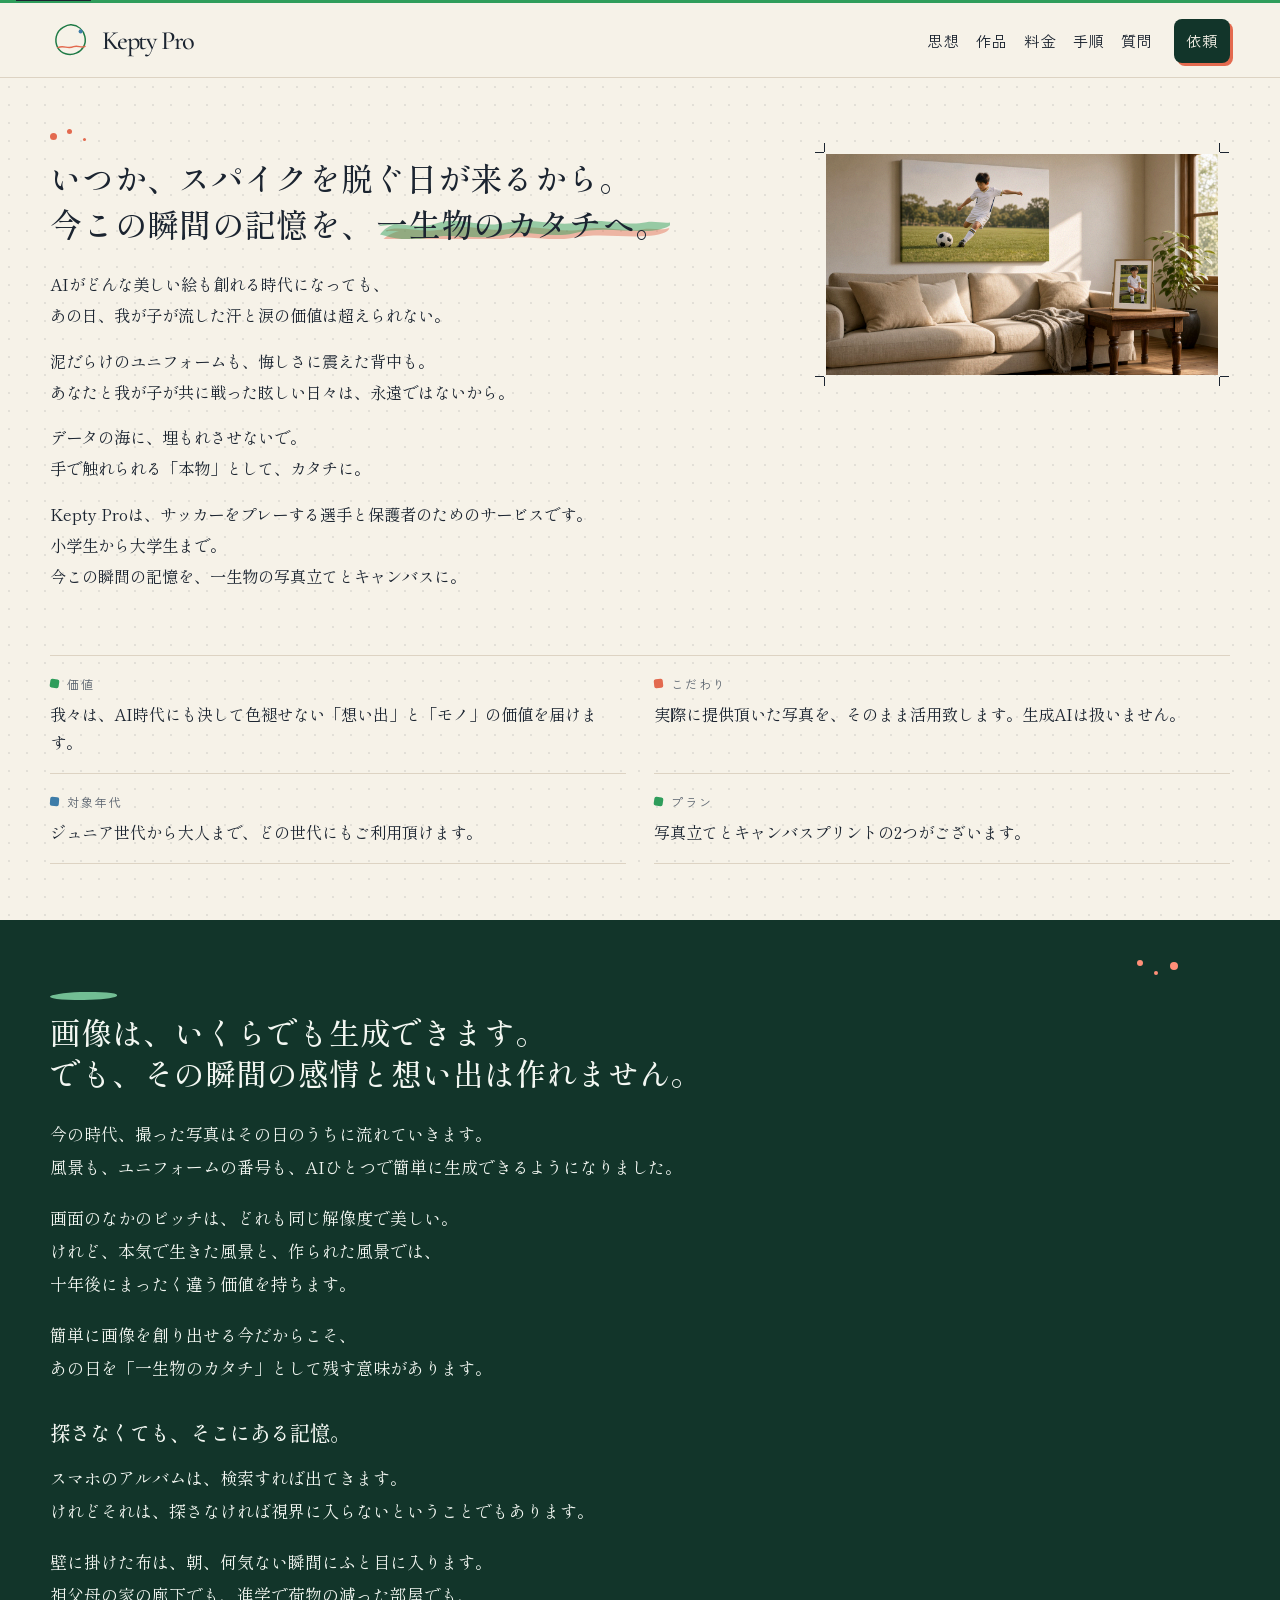
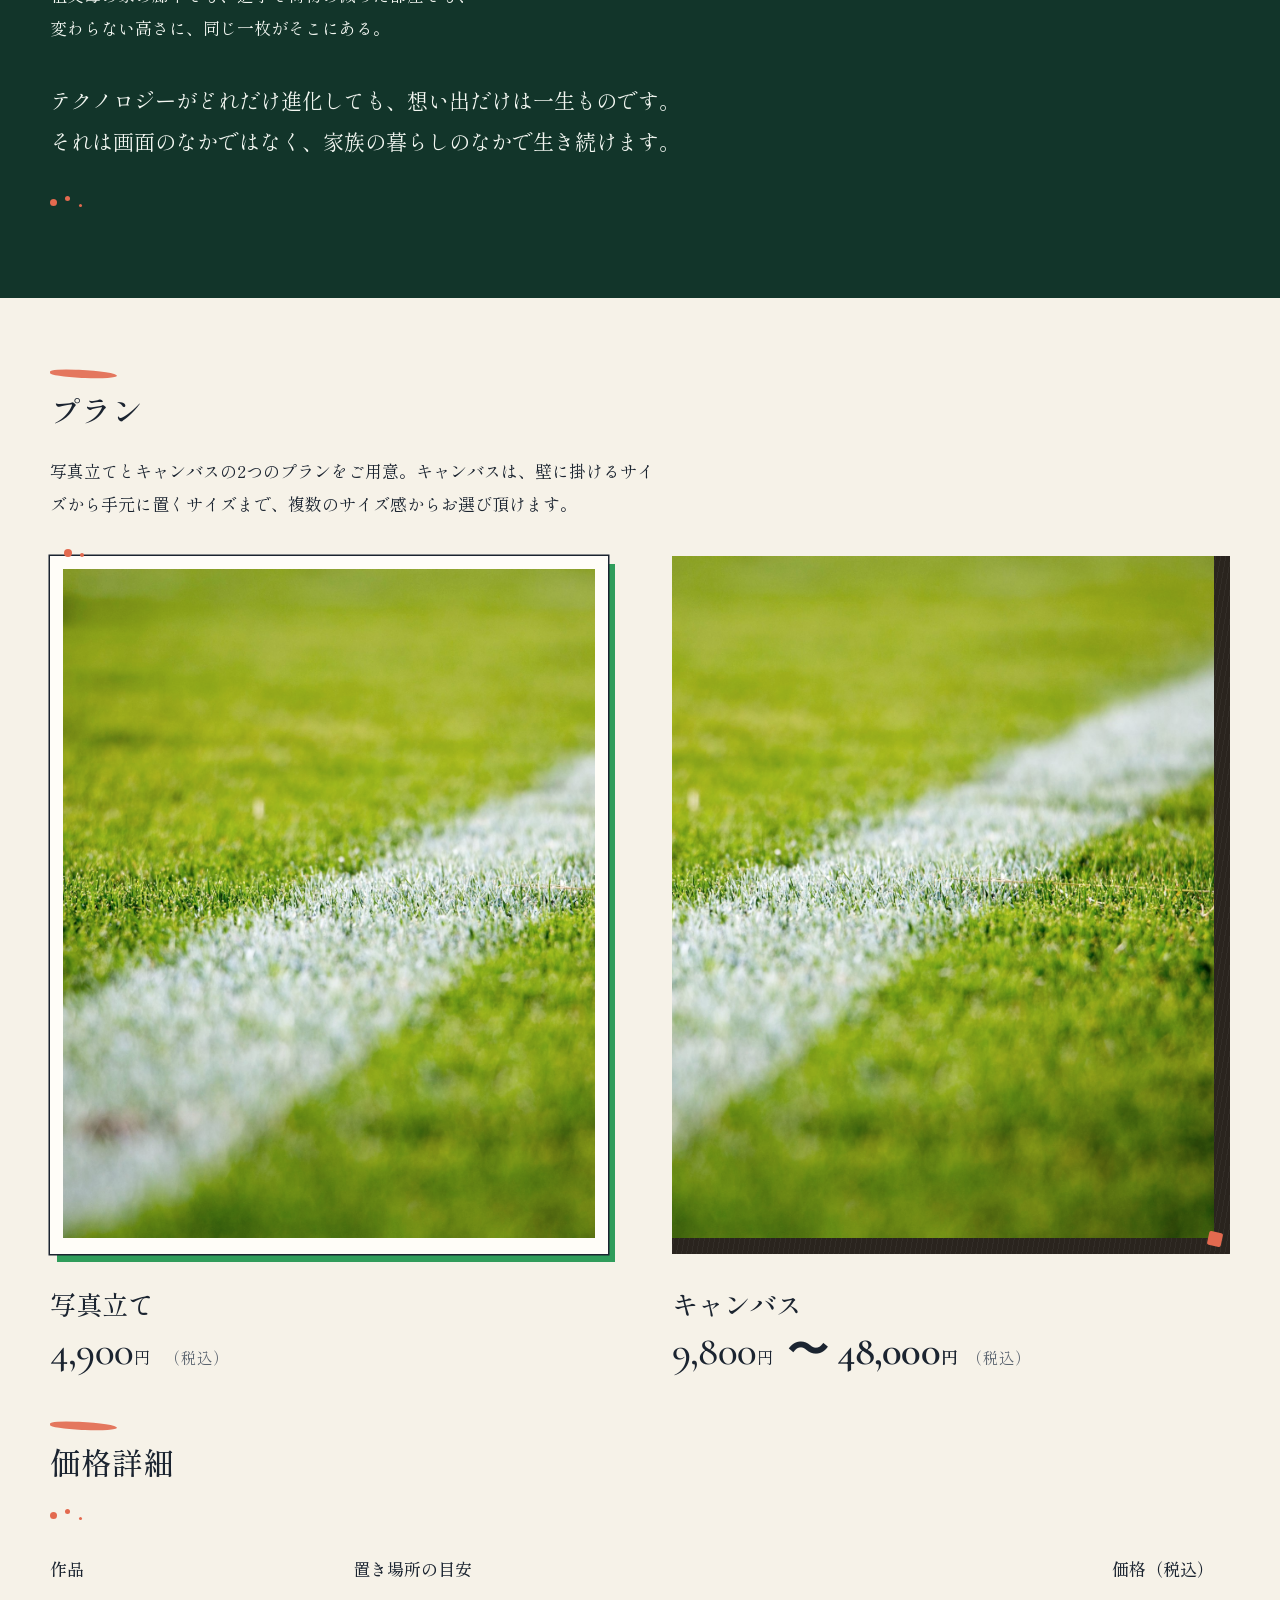
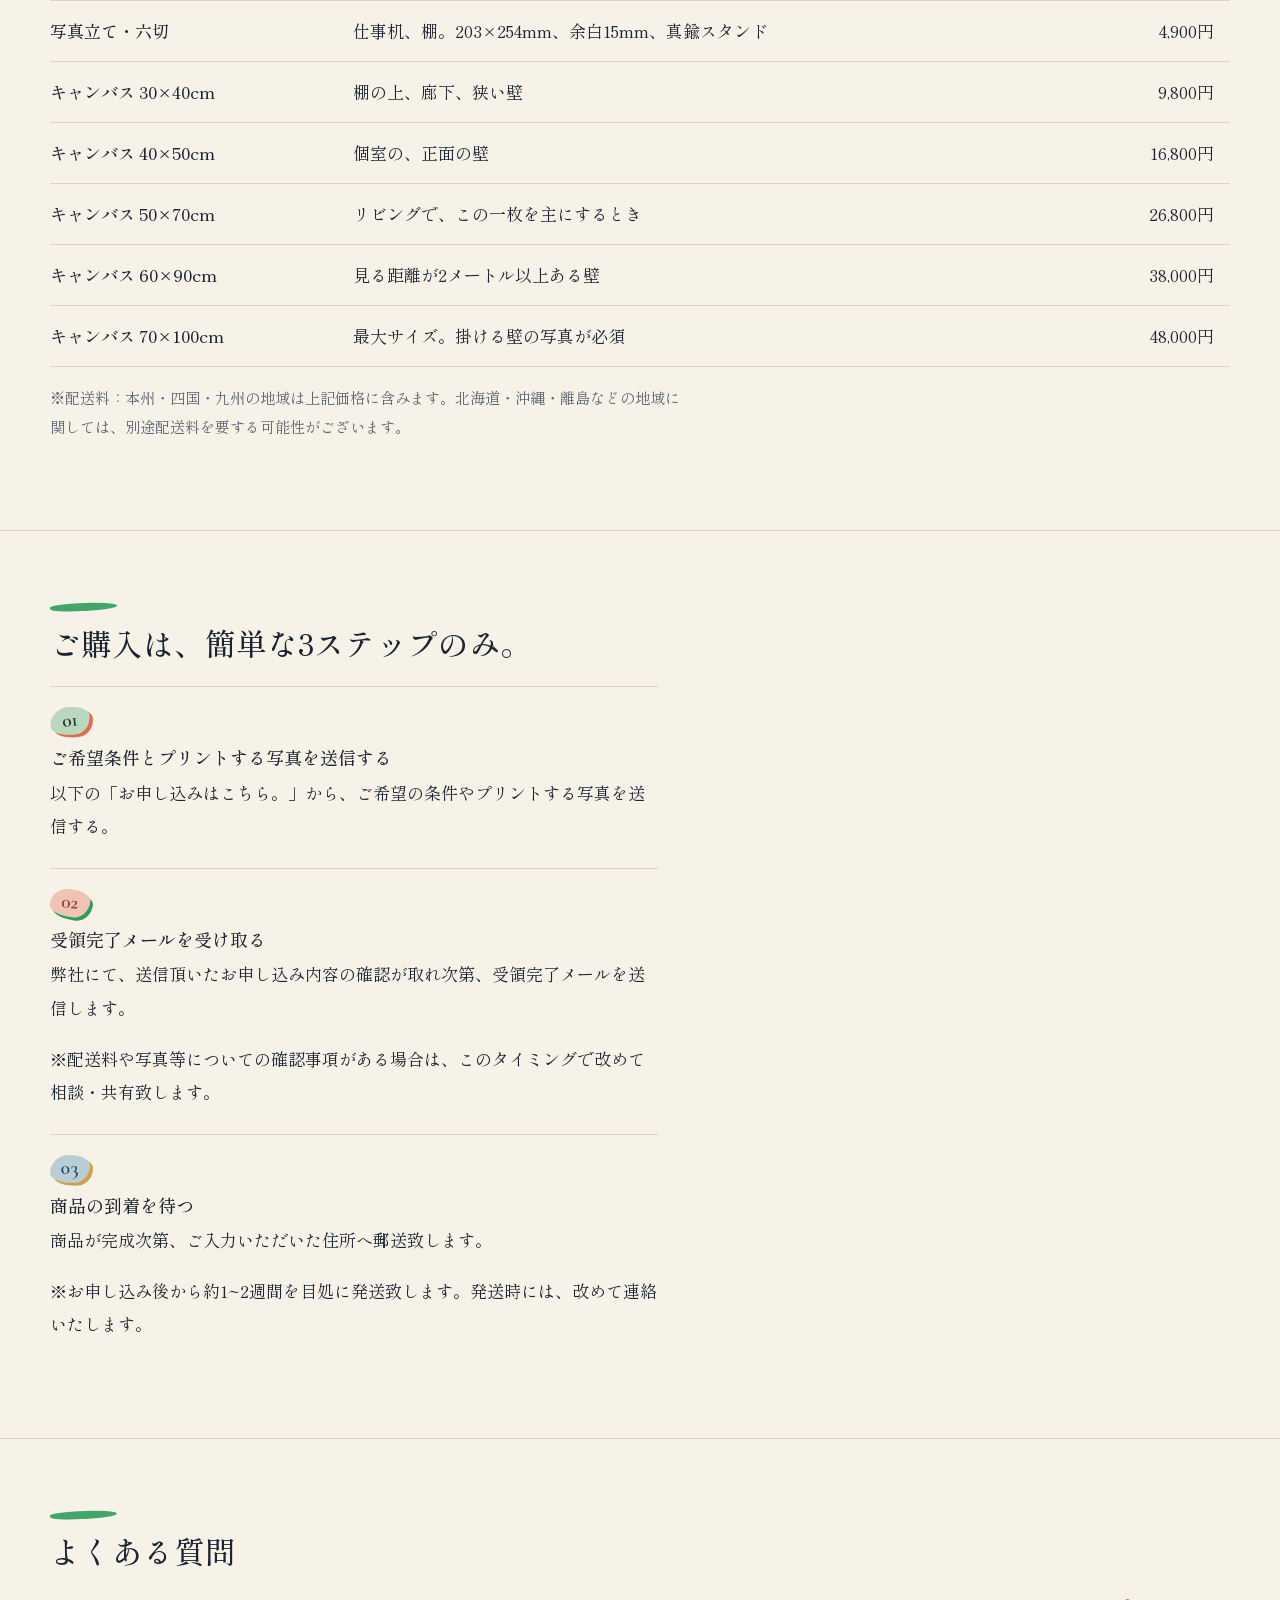
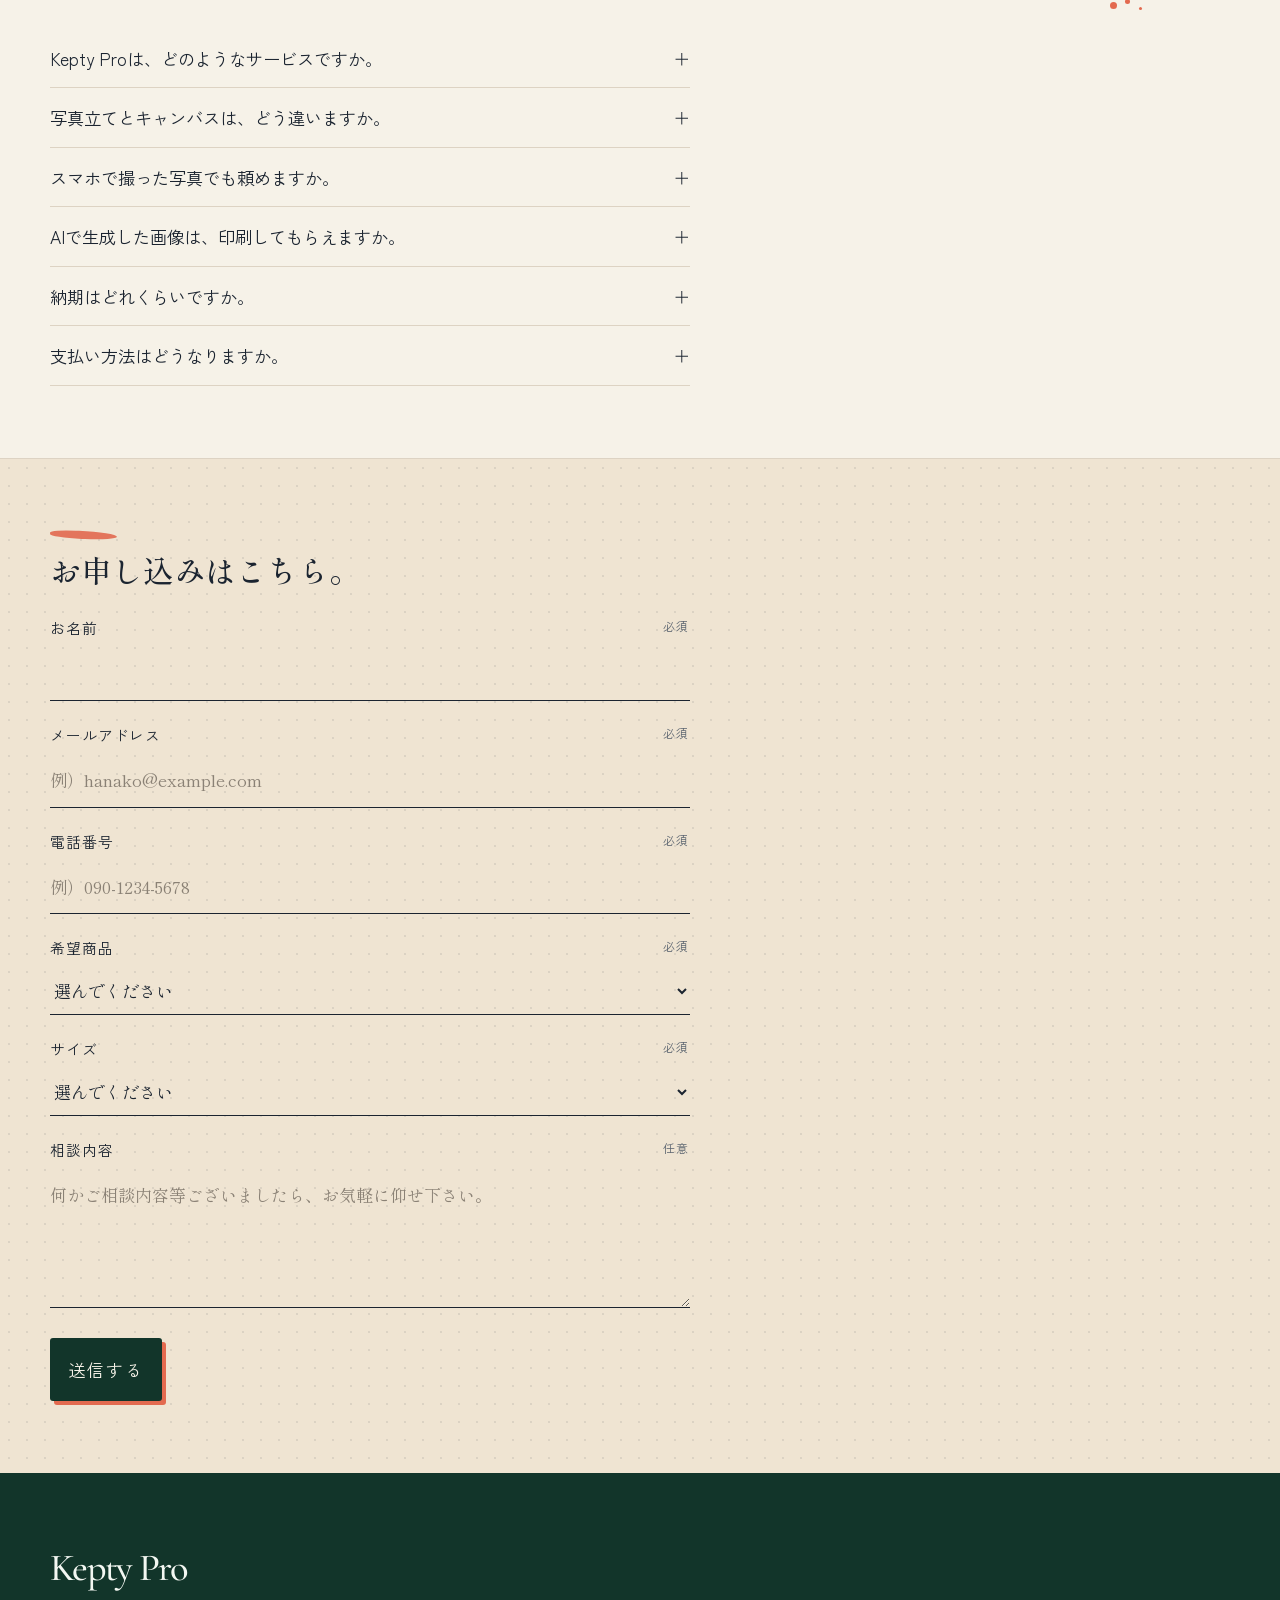
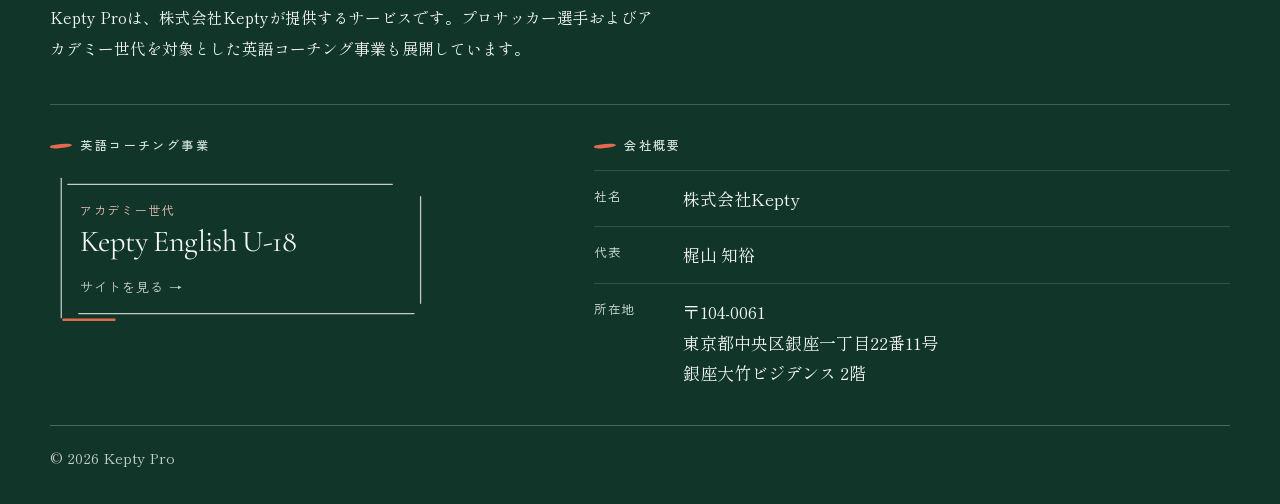
<file: index.html>
<!DOCTYPE html>
<html lang="ja">
<head>
  <meta charset="utf-8">
  <meta name="viewport" content="width=device-width, initial-scale=1">
  <!-- 公開前に置き換える: ドメイン onze-atelier.jp / sitemap・llms.txt・このJSON-LD。申し込みの届き先は contact@kepty.co -->
  <title>サッカーの写真をキャンバスにする工房｜Kepty Pro</title>
  <meta name="description" content="Kepty Proは、サッカークラブに所属する選手の保護者向けの工房です。小学生から大学生まで。実在の写真だけを、写真立て4,900円、キャンバスプリント9,800円から48,000円（税込）で作品にします。">
  <meta name="robots" content="index,follow,max-image-preview:large">
  <meta name="author" content="Kepty Pro">
  <meta name="theme-color" content="#f6f2e8">
  <link rel="canonical" href="https://onze-atelier.jp/">
  <link rel="icon" href="favicon.svg" type="image/svg+xml">
  <link rel="alternate" hreflang="ja" href="https://onze-atelier.jp/">
  <meta property="og:type" content="website">
  <meta property="og:locale" content="ja_JP">
  <meta property="og:site_name" content="Kepty Pro">
  <meta property="og:title" content="サッカーの写真をキャンバスにする工房｜Kepty Pro">
  <meta property="og:description" content="小学生から大学生まで。サッカークラブに所属する選手の、実在の写真だけを作品にします。写真立て4,900円、キャンバスプリント9,800円から48,000円（税込）。">
  <meta property="og:url" content="https://onze-atelier.jp/">
  <meta property="og:image" content="https://onze-atelier.jp/images/pitch.jpg">
  <meta property="og:image:width" content="2400">
  <meta property="og:image:height" content="1600">
  <meta property="og:image:alt" content="人のいない芝に引かれた白いラインの接写。Kepty Proの導入写真で、作品見本ではない。">
  <meta name="twitter:card" content="summary_large_image">
  <link rel="preconnect" href="https://fonts.googleapis.com">
  <link rel="preconnect" href="https://fonts.gstatic.com" crossorigin>
  <link href="https://fonts.googleapis.com/css2?family=Cormorant+Garamond:wght@500;600&family=Shippori+Mincho:wght@400;500;600&family=Zen+Kaku+Gothic+New:wght@400;500&display=swap" rel="stylesheet">
  <link rel="stylesheet" href="css/style.css">
  <script type="application/ld+json">
  {
    "@context": "https://schema.org",
    "@graph": [
      {
        "@type": "WebSite",
        "@id": "https://onze-atelier.jp/#website",
        "url": "https://onze-atelier.jp/",
        "name": "Kepty Pro",
        "inLanguage": "ja",
        "publisher": { "@id": "https://onze-atelier.jp/#org" }
      },
      {
        "@type": "Organization",
        "@id": "https://onze-atelier.jp/#org",
        "name": "Kepty Pro",
        "url": "https://onze-atelier.jp/",
        "email": "contact@kepty.co",
        "description": "サッカークラブに所属する選手の保護者向けに、実在の写真をキャンバスプリントと写真立てへ制作する工房。",
        "areaServed": "JP",
        "logo": "https://onze-atelier.jp/favicon.svg"
      },
      {
        "@type": "WebPage",
        "@id": "https://onze-atelier.jp/#webpage",
        "url": "https://onze-atelier.jp/",
        "name": "サッカーの写真をキャンバスにする工房｜Kepty Pro",
        "description": "Kepty Proは、サッカークラブに所属する選手の保護者向けの工房です。小学生から大学生まで。実在の写真だけを、写真立て4,900円、キャンバスプリント9,800円から48,000円（税込）で作品にします。",
        "inLanguage": "ja",
        "dateModified": "2026-11-23",
        "isPartOf": { "@id": "https://onze-atelier.jp/#website" },
        "about": { "@id": "https://onze-atelier.jp/#org" },
        "speakable": {
          "@type": "SpeakableSpecification",
          "cssSelector": [".hero-lead", ".spec-list"]
        }
      },
      {
        "@type": "Product",
        "name": "写真立て",
        "description": "サッカー選手の実在の写真を六切（203×254mm）に焼き、周囲15mmの余白と真鍮スタンドを付けた卓上の作品。",
        "brand": { "@type": "Brand", "name": "Kepty Pro" },
        "category": "写真立て",
        "offers": {
          "@type": "Offer",
          "price": "4900",
          "priceCurrency": "JPY",
          "availability": "https://schema.org/MadeToOrder",
          "url": "https://onze-atelier.jp/#frame"
        }
      },
      {
        "@type": "Product",
        "name": "キャンバスプリント",
        "description": "サッカー選手の実在の写真を綿キャンバスへ顔料で刷り、木枠に張った壁掛けの作品。価格はサイズで決まる。",
        "brand": { "@type": "Brand", "name": "Kepty Pro" },
        "category": "キャンバスプリント",
        "offers": {
          "@type": "AggregateOffer",
          "lowPrice": "9800",
          "highPrice": "48000",
          "priceCurrency": "JPY",
          "offerCount": "5",
          "availability": "https://schema.org/MadeToOrder",
          "url": "https://onze-atelier.jp/#canvas"
        }
      },
      {
        "@type": "FAQPage",
        "@id": "https://onze-atelier.jp/#faq",
        "mainEntity": [
          {
            "@type": "Question",
            "name": "Kepty Proは、どのようなサービスですか。",
            "acceptedAnswer": {
              "@type": "Answer",
              "text": "サッカークラブに所属する選手の写真を、一生の想い出として写真立てやキャンバスのカタチへ制作するサービスです。"
            }
          },
          {
            "@type": "Question",
            "name": "写真立てとキャンバスは、どう違いますか。",
            "acceptedAnswer": {
              "@type": "Answer",
              "text": "写真立ては、卓上に置いて飾るスタイルです。キャンバスは、卓上に飾るタイプや地面に置くタイプ、壁に掛けるタイプなど、様々なスタイルをご用意しております。"
            }
          },
          {
            "@type": "Question",
            "name": "スマホで撮った写真でも頼めますか。",
            "acceptedAnswer": {
              "@type": "Answer",
              "text": "可能です。"
            }
          },
          {
            "@type": "Question",
            "name": "AIで生成した画像は、印刷してもらえますか。",
            "acceptedAnswer": {
              "@type": "Answer",
              "text": "可能です。"
            }
          },
          {
            "@type": "Question",
            "name": "納期はどれくらいですか。",
            "acceptedAnswer": {
              "@type": "Answer",
              "text": "写真立て・キャンバス共に、お申し込みを頂いた翌日から約1~2週間を目処に発送致します。"
            }
          },
          {
            "@type": "Question",
            "name": "支払い方法はどうなりますか。",
            "acceptedAnswer": {
              "@type": "Answer",
              "text": "クレジットカード決済もしくは銀行振込のご活用が可能です。詳しくは、お申し込みの受領完了メールにて共有致します。"
            }
          }
        ]
      }
    ]
  }
  </script>
</head>
<body>
  <a class="skip" href="#main">本文へ</a>
  <header class="site-header">
    <div class="wrap mast">
      <a class="mark" href="#top">
        <span class="mark-lockup">
          <svg class="ink-badge" viewBox="0 0 48 48" aria-hidden="true">
            <path d="M24.2 5.5c7.6.6 13.8 5.4 15.6 13.2 2.1 8.6-2.4 16.2-9.8 19.2-8.2 3.4-17.2.6-21.2-6.4C4.6 23.4 6.8 13.2 15 8.4c2.8-1.6 5.8-3.2 9.2-2.9z" fill="none" stroke="#1e7a45" stroke-width="1.7" stroke-linecap="round"/>
            <path d="M9 31.5c7-3 11 2 18-1 5-2 9 2 13-.4" fill="none" stroke="#e36a4f" stroke-width="1.6" stroke-linecap="round"/>
            <circle cx="35" cy="13" r="2.3" fill="#3d7ca8"/>
          </svg>
          <span class="mark-en">Kepty Pro</span>
        </span>
      </a>
      <nav class="nav" aria-label="主要">
        <a href="#thought">思想</a>
        <a href="#works">作品</a>
        <a href="#price">料金</a>
        <a href="#flow">手順</a>
        <a href="#faq">質問</a>
        <a href="#order">依頼</a>
      </nav>
    </div>
  </header>

  <main id="main">
    <section class="opening" id="top">
      <div class="wrap">
        <p class="ink-scatter" aria-hidden="true"></p>
        <div class="hero-row">
          <div class="hero-copy">
            <h1>いつか、スパイクを脱ぐ日が来るから。<br>今この瞬間の記憶を、<span class="paint">一生物のカタチへ。</span></h1>
            <div class="hero-message">
              <p><span>AIがどんな美しい絵も創れる時代になっても、</span><span>あの日、我が子が流した汗と涙の価値は超えられない。</span></p>
              <p><span>泥だらけのユニフォームも、悔しさに震えた背中も。</span><span>あなたと我が子が共に戦った眩しい日々は、永遠ではないから。</span></p>
              <p><span>データの海に、埋もれさせないで。</span><span>手で触れられる「本物」として、カタチに。</span></p>
              <p class="hero-lead"><span>Kepty Proは、サッカーをプレーする選手と保護者のためのサービスです。</span><span>小学生から大学生まで。</span><span>今この瞬間の記憶を、一生物の写真立てとキャンバスに。</span></p>
            </div>
          </div>
          <figure class="hero-figure">
            <div class="img-wrap proof">
              <img class="tone" src="images/room.jpg?v=3" width="1280" height="720" alt="リビングの壁に、白いユニフォームでボールを蹴る写真がキャンバスで掛かり、脇の机の写真立てには同じウェアでベンチに座る一枚が、白い余白の内側に収まっている。" fetchpriority="high">
            </div>
          </figure>
        </div>

        <div class="spec" id="about">
          <dl class="spec-list">
            <div>
              <dt>価値</dt>
              <dd>我々は、AI時代にも決して色褪せない「想い出」と「モノ」の価値を届けます。</dd>
            </div>
            <div>
              <dt>こだわり</dt>
              <dd>実際に提供頂いた写真を、そのまま活用致します。生成AIは扱いません。</dd>
            </div>
            <div>
              <dt>対象年代</dt>
              <dd>ジュニア世代から大人まで、どの世代にもご利用頂けます。</dd>
            </div>
            <div>
              <dt>プラン</dt>
              <dd>写真立てとキャンバスプリントの2つがございます。</dd>
            </div>
          </dl>
        </div>
      </div>
    </section>

    <section class="sheet ink" id="thought">
      <div class="wrap">
        <div class="essay">
          <div>
            <h2>画像は、いくらでも生成できます。<br>でも、その瞬間の感情と想い出は作れません。</h2>
            <p><span>今の時代、撮った写真はその日のうちに流れていきます。</span><span>風景も、ユニフォームの番号も、AIひとつで簡単に生成できるようになりました。</span></p>
            <p><span>画面のなかのピッチは、どれも同じ解像度で美しい。</span><span>けれど、本気で生きた風景と、作られた風景では、</span><span>十年後にまったく違う価値を持ちます。</span></p>
            <p><span>簡単に画像を創り出せる今だからこそ、</span><span>あの日を「一生物のカタチ」として残す意味があります。</span></p>
            <h3>探さなくても、そこにある記憶。</h3>
            <p><span>スマホのアルバムは、検索すれば出てきます。</span><span>けれどそれは、探さなければ視界に入らないということでもあります。</span></p>
            <p><span>壁に掛けた布は、朝、何気ない瞬間にふと目に入ります。</span><span>祖父母の家の廊下でも、進学で荷物の減った部屋でも、</span><span>変わらない高さに、同じ一枚がそこにある。</span></p>
            <blockquote class="pull"><span>テクノロジーがどれだけ進化しても、想い出だけは一生ものです。</span><span>それは画面のなかではなく、家族の暮らしのなかで生き続けます。</span></blockquote>
            <div class="splatter" aria-hidden="true"></div>
          </div>
        </div>
      </div>
    </section>

    <section class="works" id="works">
      <div class="wrap">
        <h2>プラン</h2>
        <p class="measure">写真立てとキャンバスの2つのプランをご用意。キャンバスは、壁に掛けるサイズから手元に置くサイズまで、複数のサイズ感からお選び頂けます。</p>
        <div class="plans">
          <article class="plan" id="frame">
            <figure class="frame-object">
              <div class="frame-brass">
                <div class="mat">
                  <img src="images/pitch.jpg" width="2400" height="1600" alt="" loading="lazy">
                </div>
              </div>
            </figure>
            <h3>写真立て</h3>
            <p class="price"><span class="price-main"><span class="price-num">4,900</span><span class="price-unit">円</span></span><span class="price-tax">（税込）</span></p>
          </article>
          <article class="plan" id="canvas">
            <figure class="canvas-plate">
              <div class="canvas-object">
                <img src="images/pitch.jpg" width="2400" height="1600" alt="" loading="lazy">
              </div>
            </figure>
            <h3>キャンバス</h3>
            <p class="price"><span class="price-main"><span class="price-num">9,800</span><span class="price-unit">円</span></span><span class="price-range"><span class="price-range-strong"><span class="price-num range">〜 48,000</span><span class="price-unit">円</span></span><span class="price-tax">（税込）</span></span></p>
          </article>
        </div>
      </div>
    </section>

    <section class="price-block" id="price">
      <div class="wrap">
        <h2>価格詳細</h2>
        <div class="splatter dots" aria-hidden="true"></div>
        <div class="table-scroll">
          <table>
            <thead>
              <tr>
                <th scope="col">作品</th>
                <th scope="col">置き場所の目安</th>
                <th scope="col">価格（税込）</th>
              </tr>
            </thead>
            <tbody>
              <tr>
                <th scope="row">写真立て・六切</th>
                <td>仕事机、棚。203×254mm、余白15mm、真鍮スタンド</td>
                <td>4,900円</td>
              </tr>
              <tr>
                <th scope="row">キャンバス 30×40cm</th>
                <td>棚の上、廊下、狭い壁</td>
                <td>9,800円</td>
              </tr>
              <tr>
                <th scope="row">キャンバス 40×50cm</th>
                <td>個室の、正面の壁</td>
                <td>16,800円</td>
              </tr>
              <tr>
                <th scope="row">キャンバス 50×70cm</th>
                <td>リビングで、この一枚を主にするとき</td>
                <td>26,800円</td>
              </tr>
              <tr>
                <th scope="row">キャンバス 60×90cm</th>
                <td>見る距離が2メートル以上ある壁</td>
                <td>38,000円</td>
              </tr>
              <tr>
                <th scope="row">キャンバス 70×100cm</th>
                <td>最大サイズ。掛ける壁の写真が必須</td>
                <td>48,000円</td>
              </tr>
            </tbody>
          </table>
        </div>
        <p class="note">※配送料：本州・四国・九州の地域は上記価格に含みます。北海道・沖縄・離島などの地域に関しては、別途配送料を要する可能性がございます。</p>
      </div>
    </section>

    <section class="sheet" id="flow">
      <div class="wrap">
        <h2>ご購入は、簡単な3ステップのみ。</h2>
        <ol class="steps">
          <li>
            <h3>ご希望条件とプリントする写真を送信する</h3>
            <p>以下の「お申し込みはこちら。」から、ご希望の条件やプリントする写真を送信する。</p>
          </li>
          <li>
            <h3>受領完了メールを受け取る</h3>
            <p>弊社にて、送信頂いたお申し込み内容の確認が取れ次第、受領完了メールを送信します。</p>
            <p>※配送料や写真等についての確認事項がある場合は、このタイミングで改めて相談・共有致します。</p>
          </li>
          <li>
            <h3>商品の到着を待つ</h3>
            <p>商品が完成次第、ご入力いただいた住所へ郵送致します。</p>
            <p>※お申し込み後から約1~2週間を目処に発送致します。発送時には、改めて連絡いたします。</p>
          </li>
        </ol>
      </div>
    </section>

    <section class="sheet faq" id="faq">
      <div class="wrap">
        <h2>よくある質問</h2>
        <div class="splatter end" aria-hidden="true"></div>
        <details>
          <summary>Kepty Proは、どのようなサービスですか。</summary>
          <p>サッカークラブに所属する選手の写真を、一生の想い出として写真立てやキャンバスのカタチへ制作するサービスです。</p>
        </details>
        <details>
          <summary>写真立てとキャンバスは、どう違いますか。</summary>
          <p>写真立ては、卓上に置いて飾るスタイルです。キャンバスは、卓上に飾るタイプや地面に置くタイプ、壁に掛けるタイプなど、様々なスタイルをご用意しております。</p>
        </details>
        <details>
          <summary>スマホで撮った写真でも頼めますか。</summary>
          <p>可能です。</p>
        </details>
        <details>
          <summary>AIで生成した画像は、印刷してもらえますか。</summary>
          <p>可能です。</p>
        </details>
        <details>
          <summary>納期はどれくらいですか。</summary>
          <p>写真立て・キャンバス共に、お申し込みを頂いた翌日から約1~2週間を目処に発送致します。</p>
        </details>
        <details>
          <summary>支払い方法はどうなりますか。</summary>
          <p>クレジットカード決済もしくは銀行振込のご活用が可能です。詳しくは、お申し込みの受領完了メールにて共有致します。</p>
        </details>
      </div>
    </section>

    <section class="order" id="order">
      <div class="wrap">
        <h2>お申し込みはこちら。</h2>
        <form id="order-form" action="https://formsubmit.co/contact@kepty.co" method="POST" aria-label="お申し込み">
          <div id="form-alert" class="alert" role="alert" tabindex="-1" hidden></div>
          <div class="hp" aria-hidden="true">
            <label>会社名<input type="text" name="_honey" tabindex="-1" autocomplete="off"></label>
          </div>
          <input type="hidden" name="_subject" value="Kepty Proへのお申し込み">
          <input type="hidden" name="_template" value="table">
          <input type="hidden" name="_captcha" value="false">
          <div class="field">
            <label for="name">お名前<span class="req">必須</span></label>
            <input id="name" name="お名前" type="text" autocomplete="name" aria-required="true">
          </div>
          <div class="field">
            <label for="email">メールアドレス<span class="req">必須</span></label>
            <input id="email" name="email" type="email" autocomplete="email" inputmode="email" autocapitalize="off" aria-required="true" placeholder="例）hanako@example.com">
          </div>
          <div class="field">
            <label for="tel">電話番号<span class="req">必須</span></label>
            <input id="tel" name="電話番号" type="tel" autocomplete="tel" inputmode="tel" aria-required="true" placeholder="例）090-1234-5678">
          </div>
          <div class="field">
            <label for="plan">希望商品<span class="req">必須</span></label>
            <select id="plan" name="希望商品" aria-required="true">
              <option value="">選んでください</option>
              <option>写真立て（4,900円）</option>
              <option>キャンバスプリント（9,800円から48,000円）</option>
              <option>まだ決めていない</option>
            </select>
          </div>
          <div class="field">
            <label for="size">サイズ<span class="req">必須</span></label>
            <select id="size" name="サイズ" aria-required="true">
              <option value="">選んでください</option>
              <option>写真立て（六切）</option>
              <option>30×40cm</option>
              <option>40×50cm</option>
              <option>50×70cm</option>
              <option>60×90cm</option>
              <option>70×100cm</option>
              <option>相談して決めたい</option>
            </select>
          </div>
          <div class="field">
            <label for="message">相談内容<span class="req">任意</span></label>
            <textarea id="message" name="相談内容" placeholder="何かご相談内容等ございましたら、お気軽に仰せ下さい。"></textarea>
          </div>
          <div class="form-actions">
            <button class="submit" type="submit">送信する</button>
          </div>
        </form>
        <div id="order-done" class="order-done" role="status" tabindex="-1" hidden>
          <p>依頼が完了しました。</p>
          <p>お申し込み内容の確認が取れ次第、受領完了メールを送信致します。</p>
          <p>ご注文ありがとうございました。</p>
        </div>
      </div>
    </section>
  </main>

  <footer class="colophon">
    <div class="wrap">
      <div class="colophon-brand">
        <p class="mark-en">Kepty Pro</p>
        <p class="colophon-lead">Kepty Proは、株式会社Keptyが提供するサービスです。プロサッカー選手およびアカデミー世代を対象とした英語コーチング事業も展開しています。</p>
      </div>
      <div class="colophon-panels">
        <section class="colophon-panel" aria-labelledby="english-heading">
          <h2 id="english-heading">英語コーチング事業</h2>
          <a class="colophon-link" href="https://www.keptyenglishyouth.com/" target="_blank" rel="noopener noreferrer">
            <svg class="colophon-frame" viewBox="0 0 360 156" preserveAspectRatio="none" aria-hidden="true">
              <path class="frame-ink" d="M20 16H318"/>
              <path class="frame-ink" d="M344 28V132"/>
              <path class="frame-ink" d="M30 142H338"/>
              <path class="frame-ink" d="M14 10V146"/>
              <path class="frame-press" pathLength="100" d="M16 148H248"/>
            </svg>
            <span class="colophon-link-kicker">アカデミー世代</span>
            <span class="colophon-link-name">Kepty English U-18</span>
            <span class="colophon-link-go">サイトを見る</span>
          </a>
        </section>
        <section class="colophon-panel" aria-labelledby="company-heading">
          <h2 id="company-heading">会社概要</h2>
          <dl class="company">
            <div>
              <dt>社名</dt>
              <dd>株式会社Kepty</dd>
            </div>
            <div>
              <dt>代表</dt>
              <dd>梶山 知裕</dd>
            </div>
            <div>
              <dt>所在地</dt>
              <dd>
                <address>
                  〒104-0061<br>
                  東京都中央区銀座一丁目22番11号<br>
                  銀座大竹ビジデンス 2階
                </address>
              </dd>
            </div>
          </dl>
        </section>
      </div>
      <p class="copy">© 2026 Kepty Pro</p>
    </div>
  </footer>
  <script src="js/main.js?v=2" defer></script>
</body>
</html>
</file>
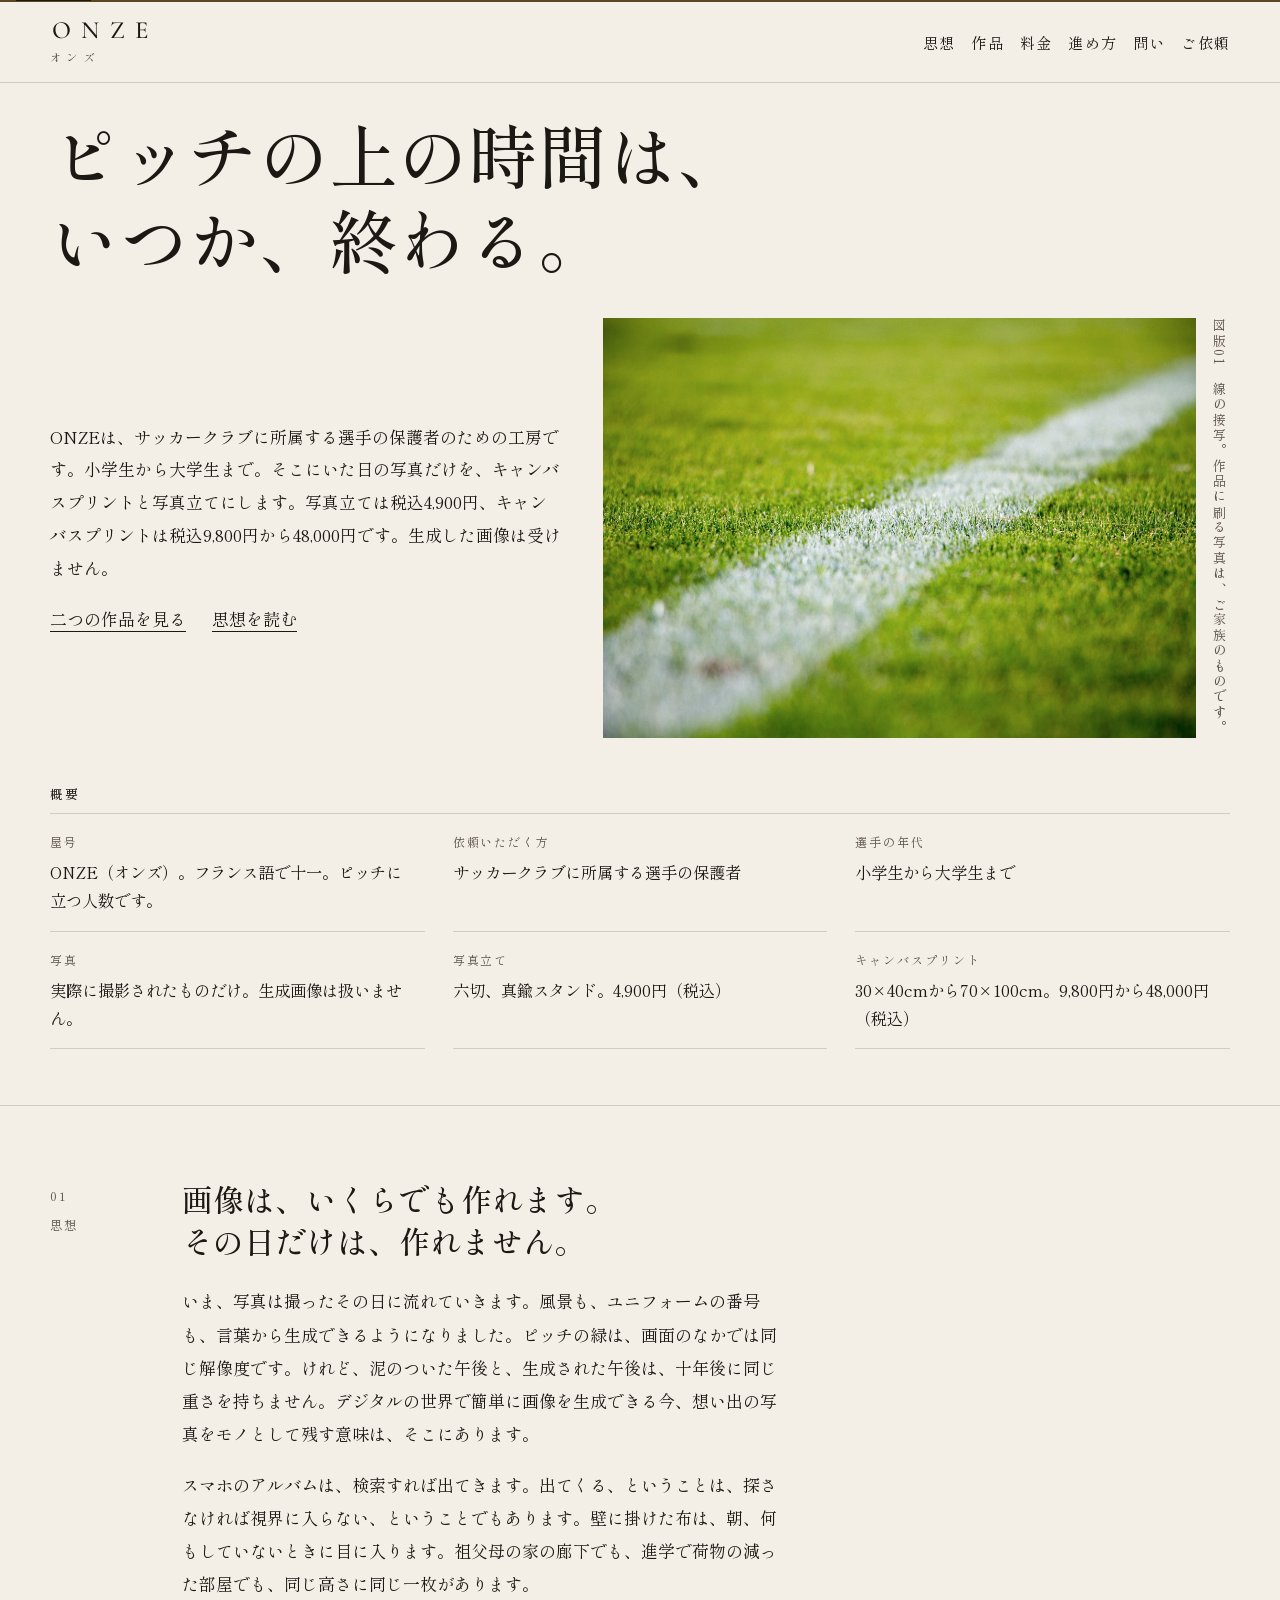
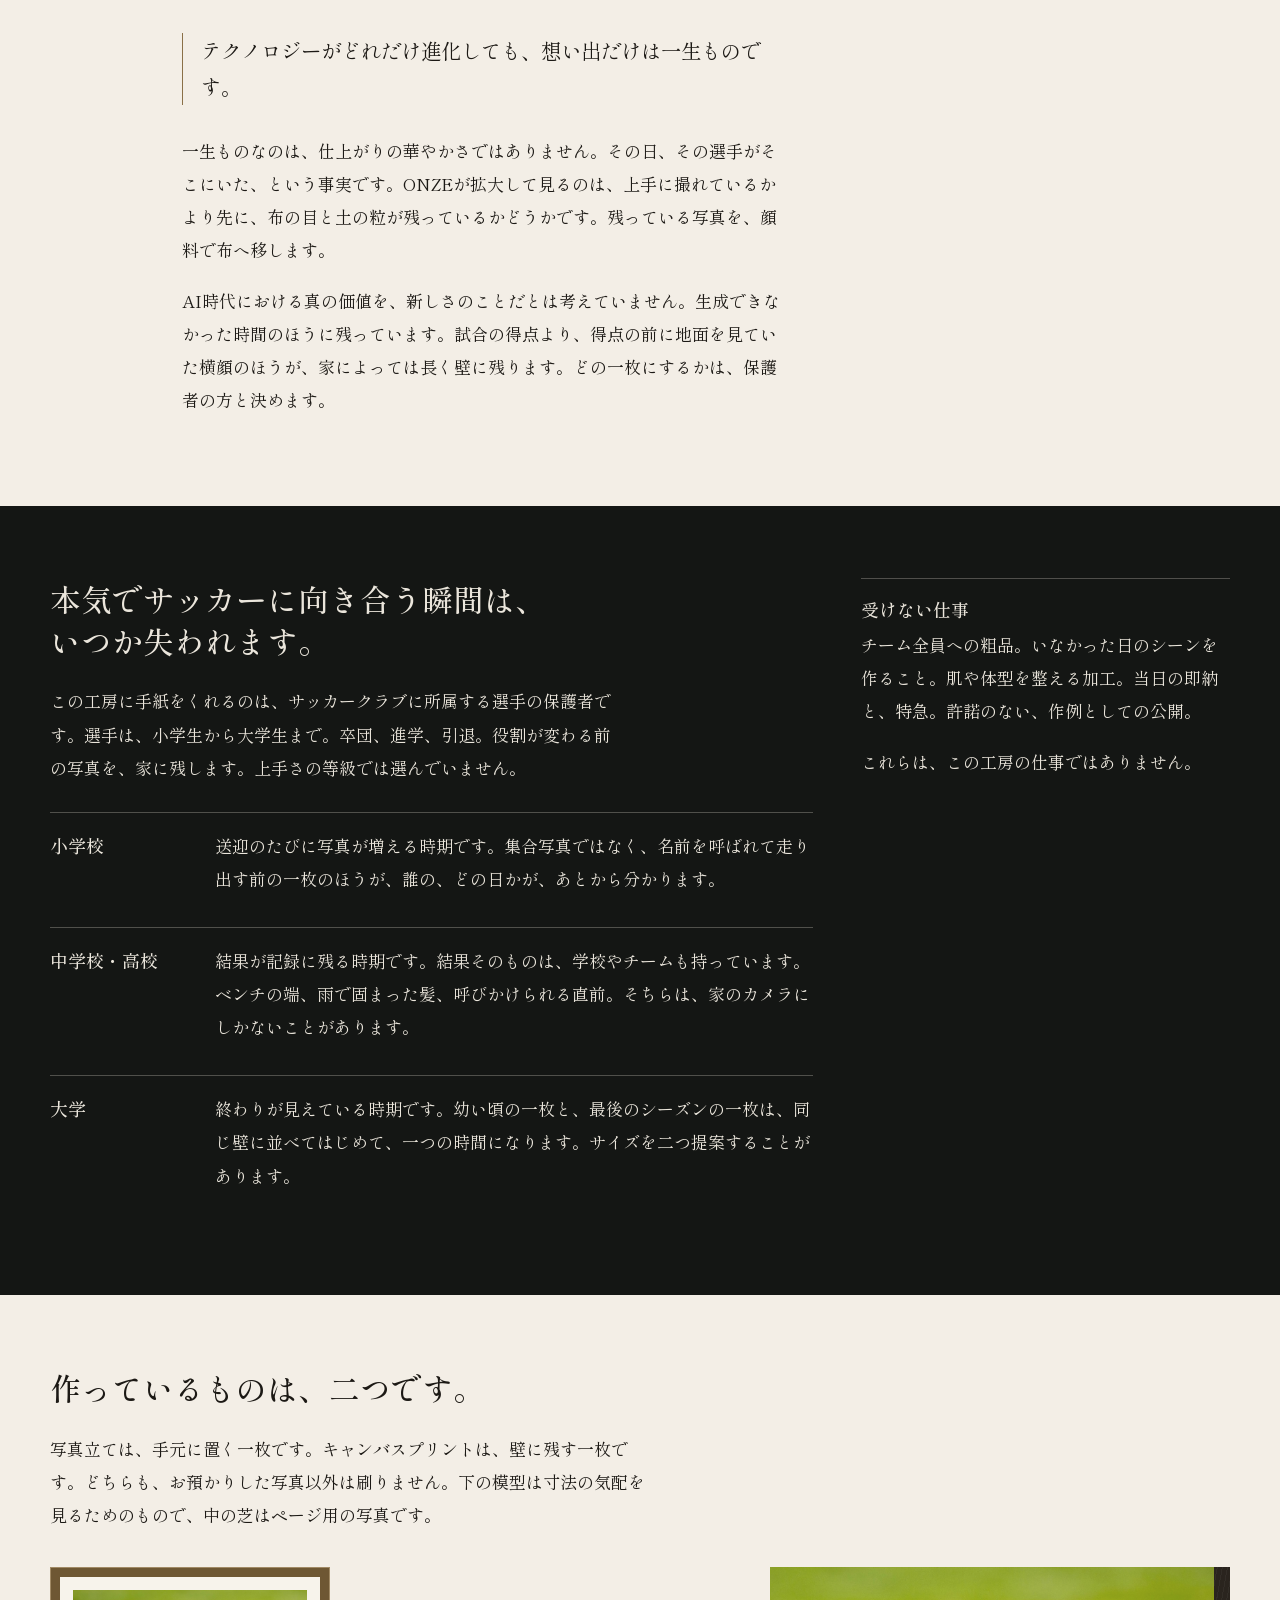
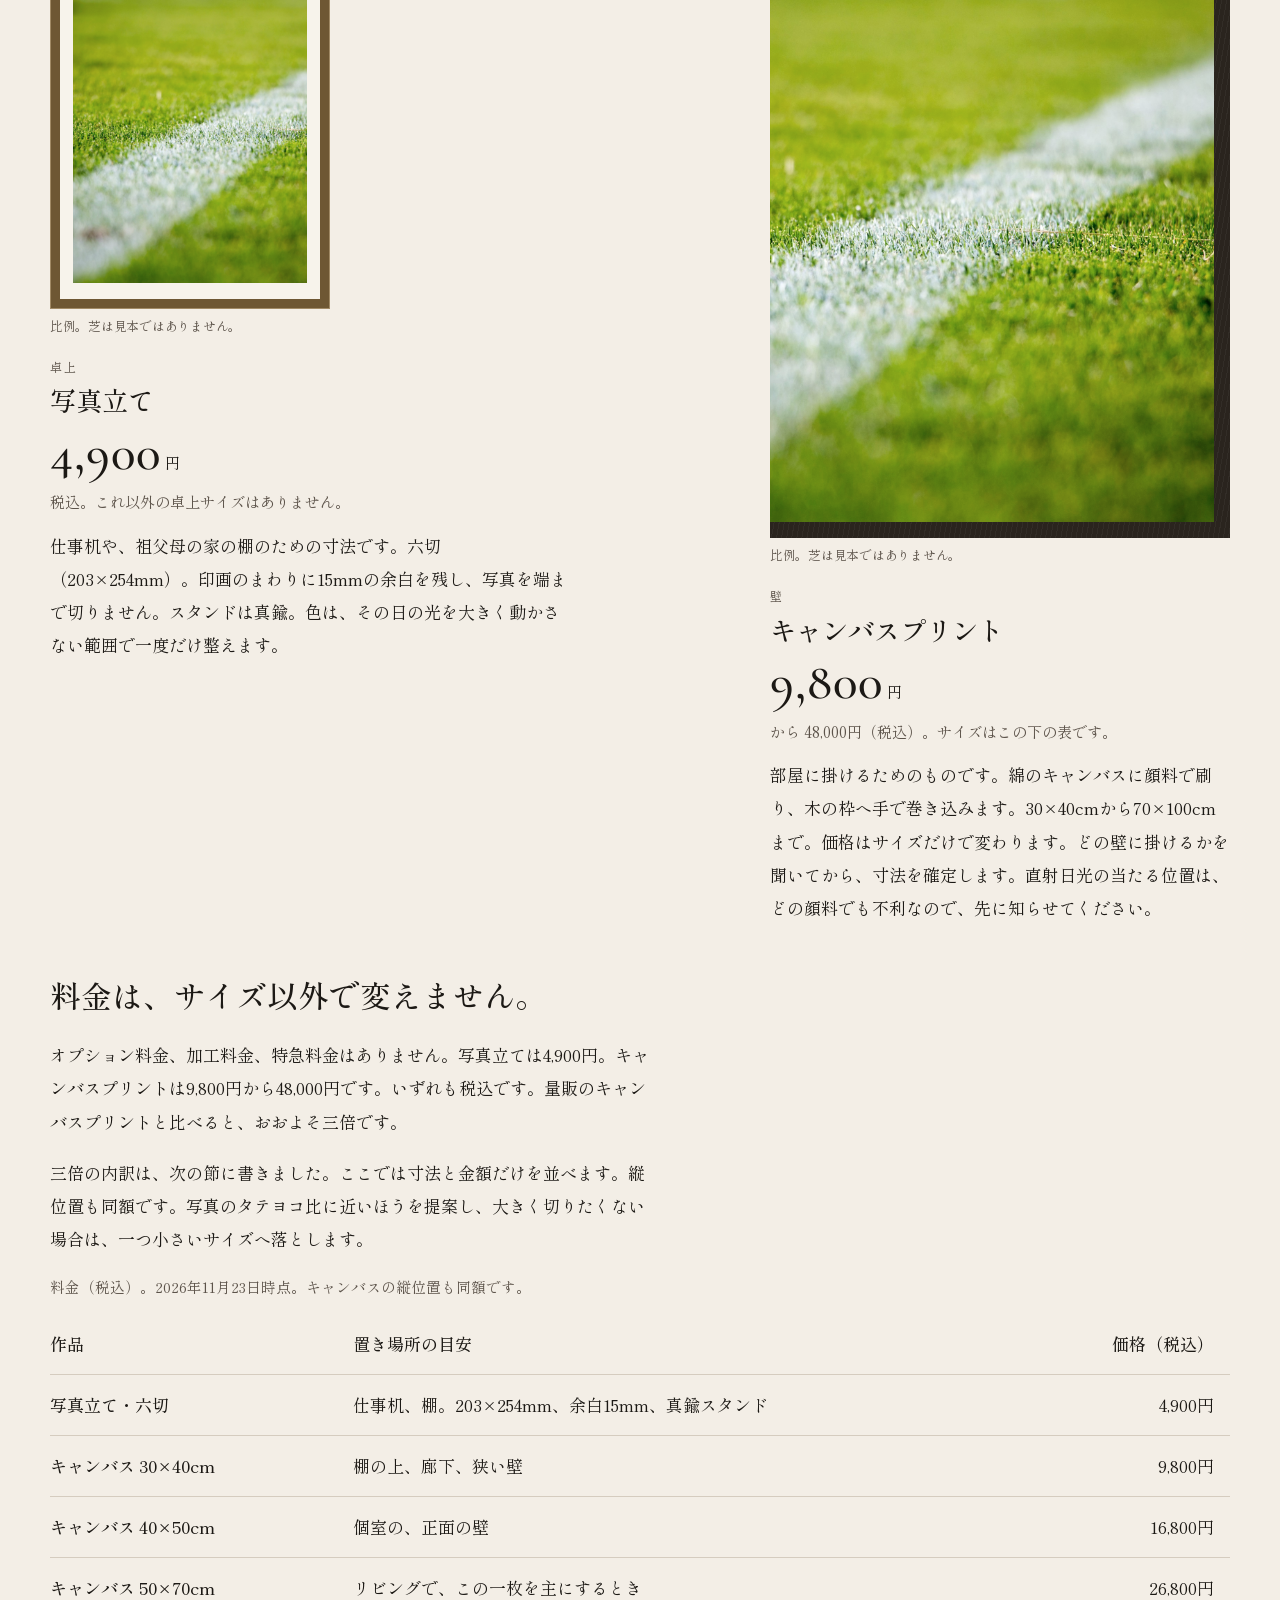
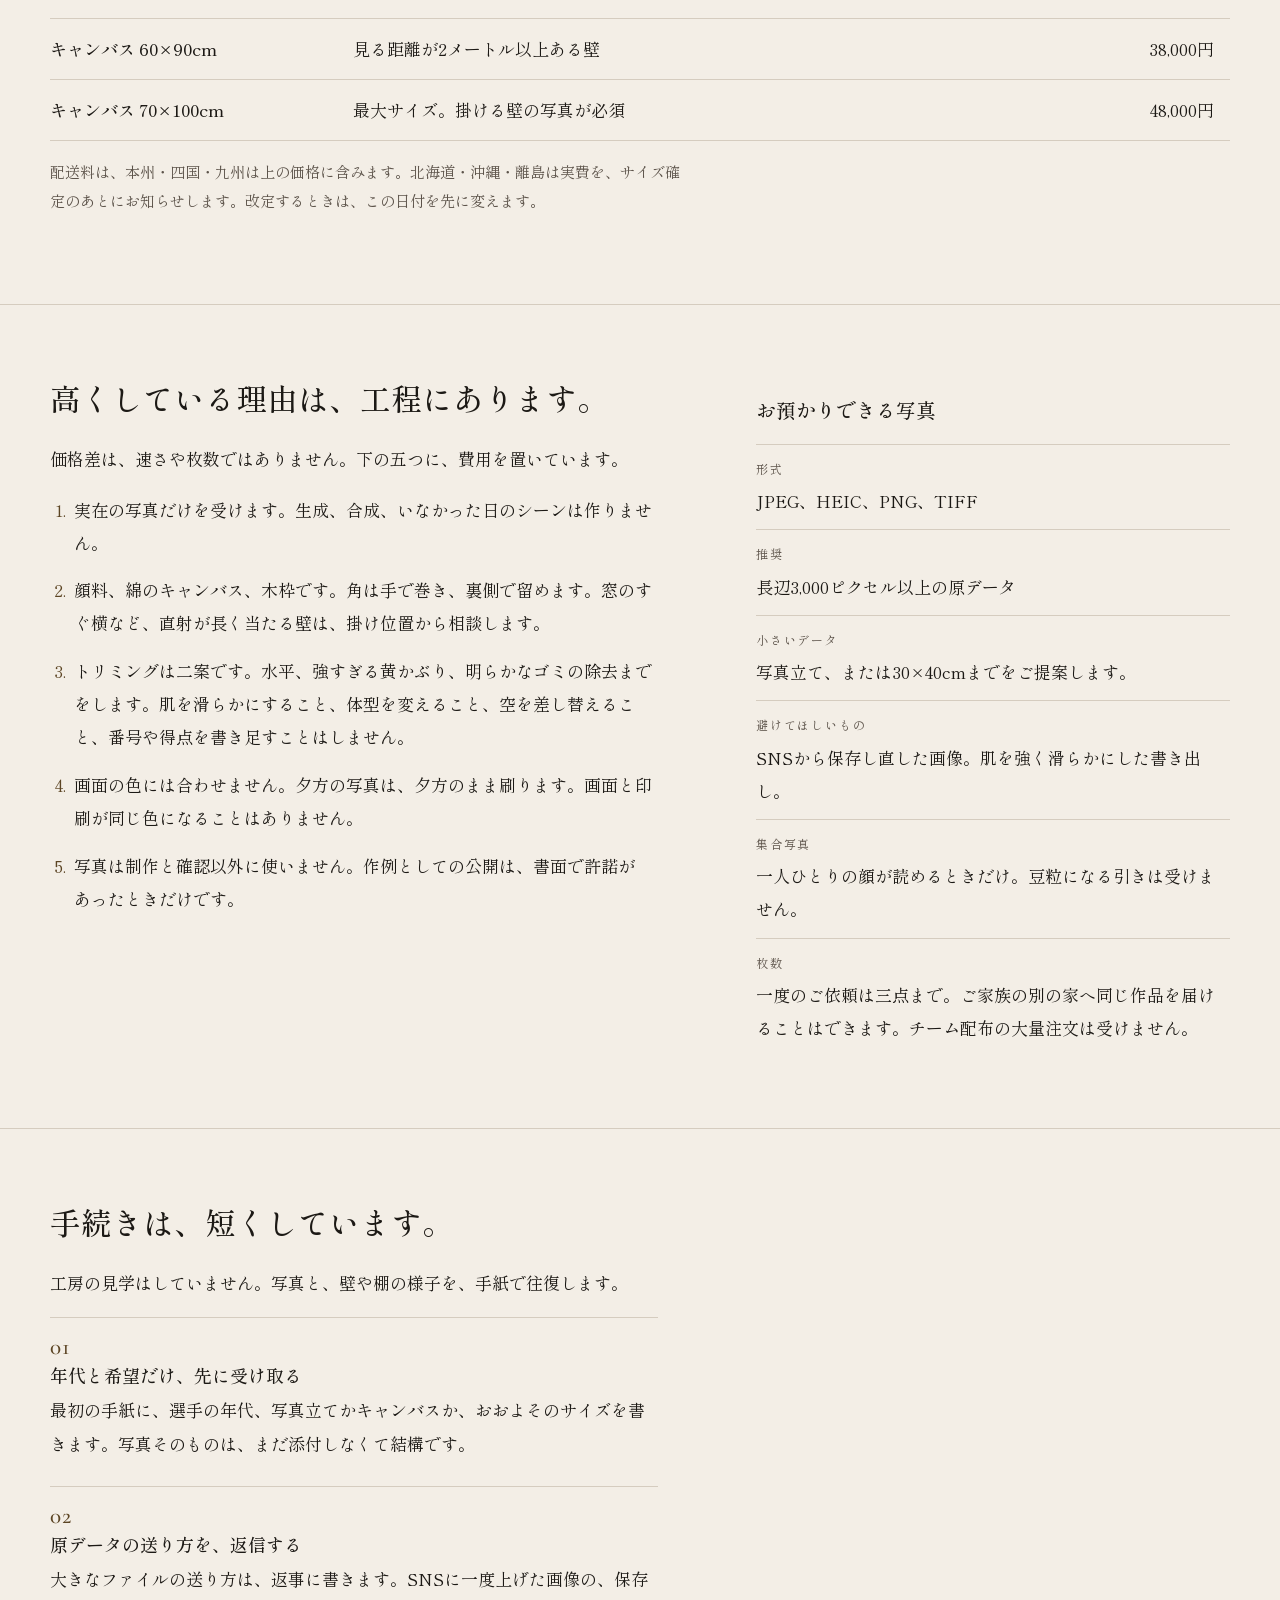
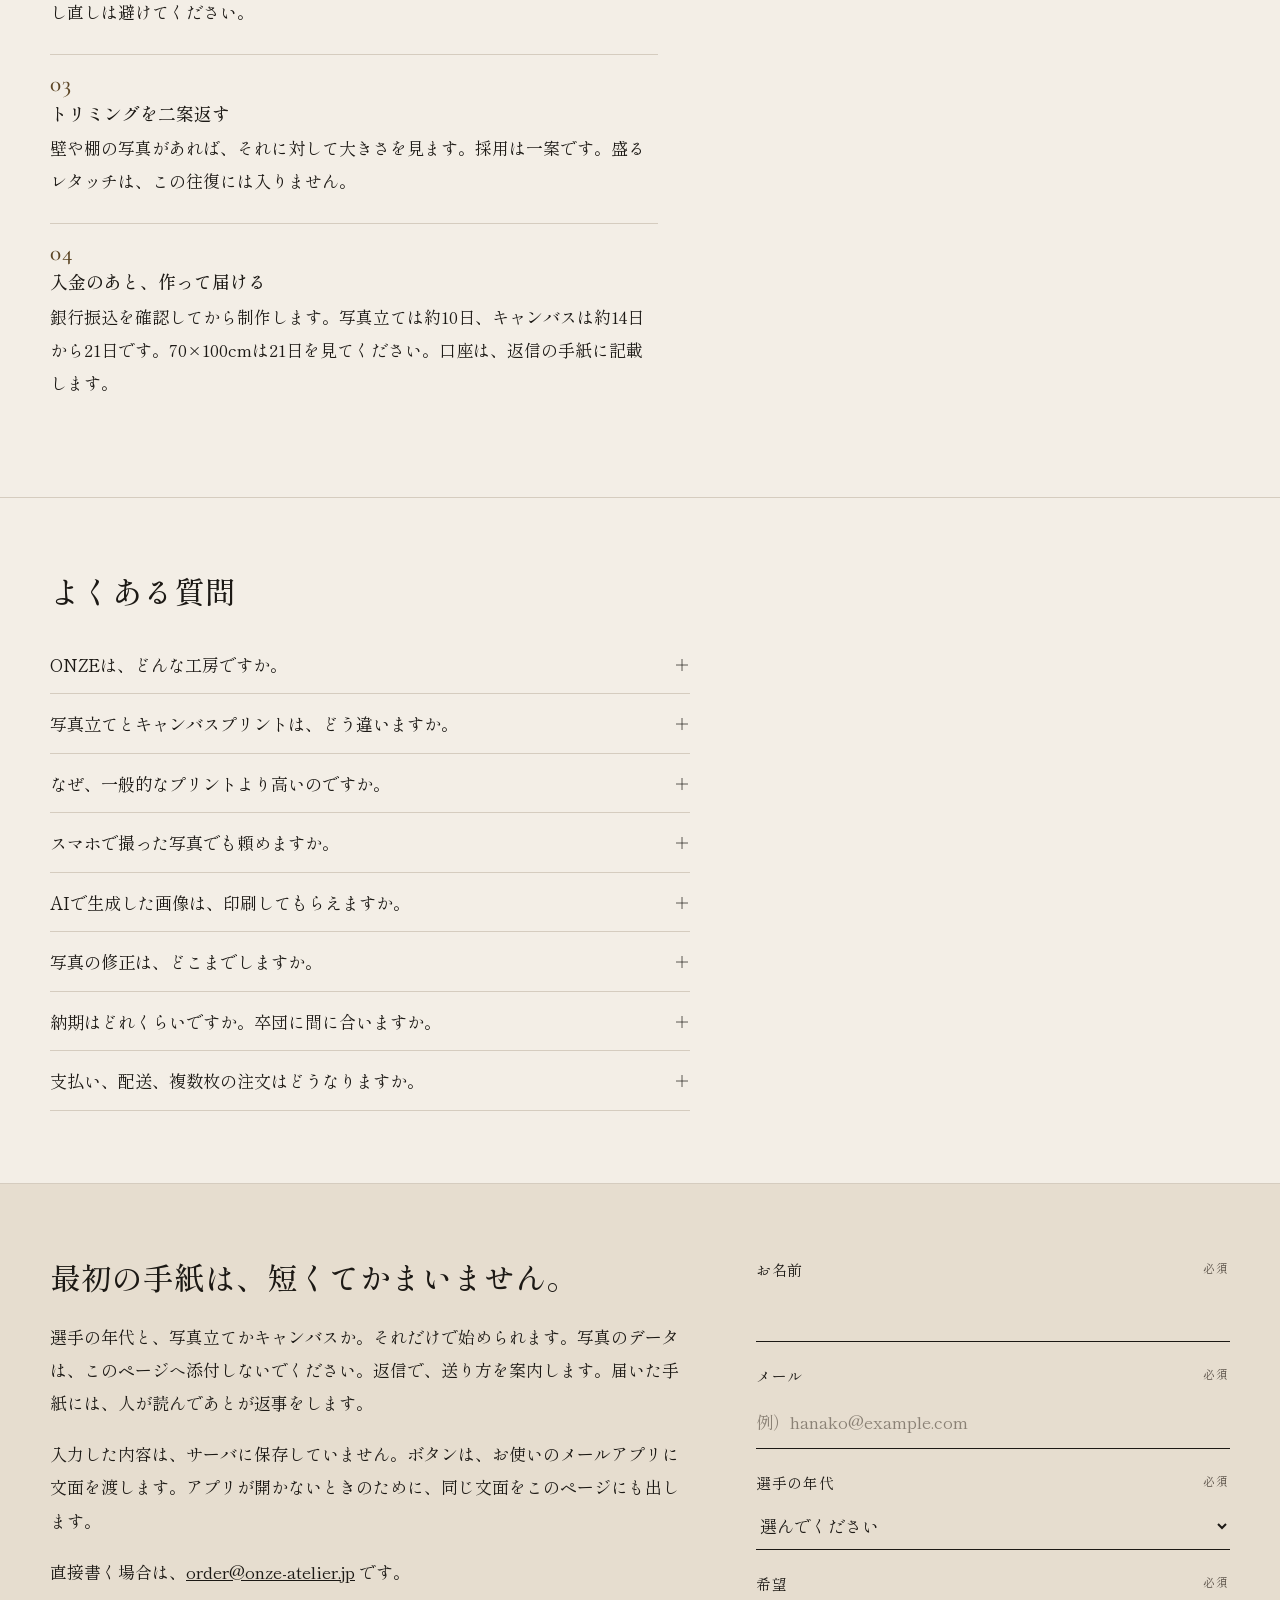
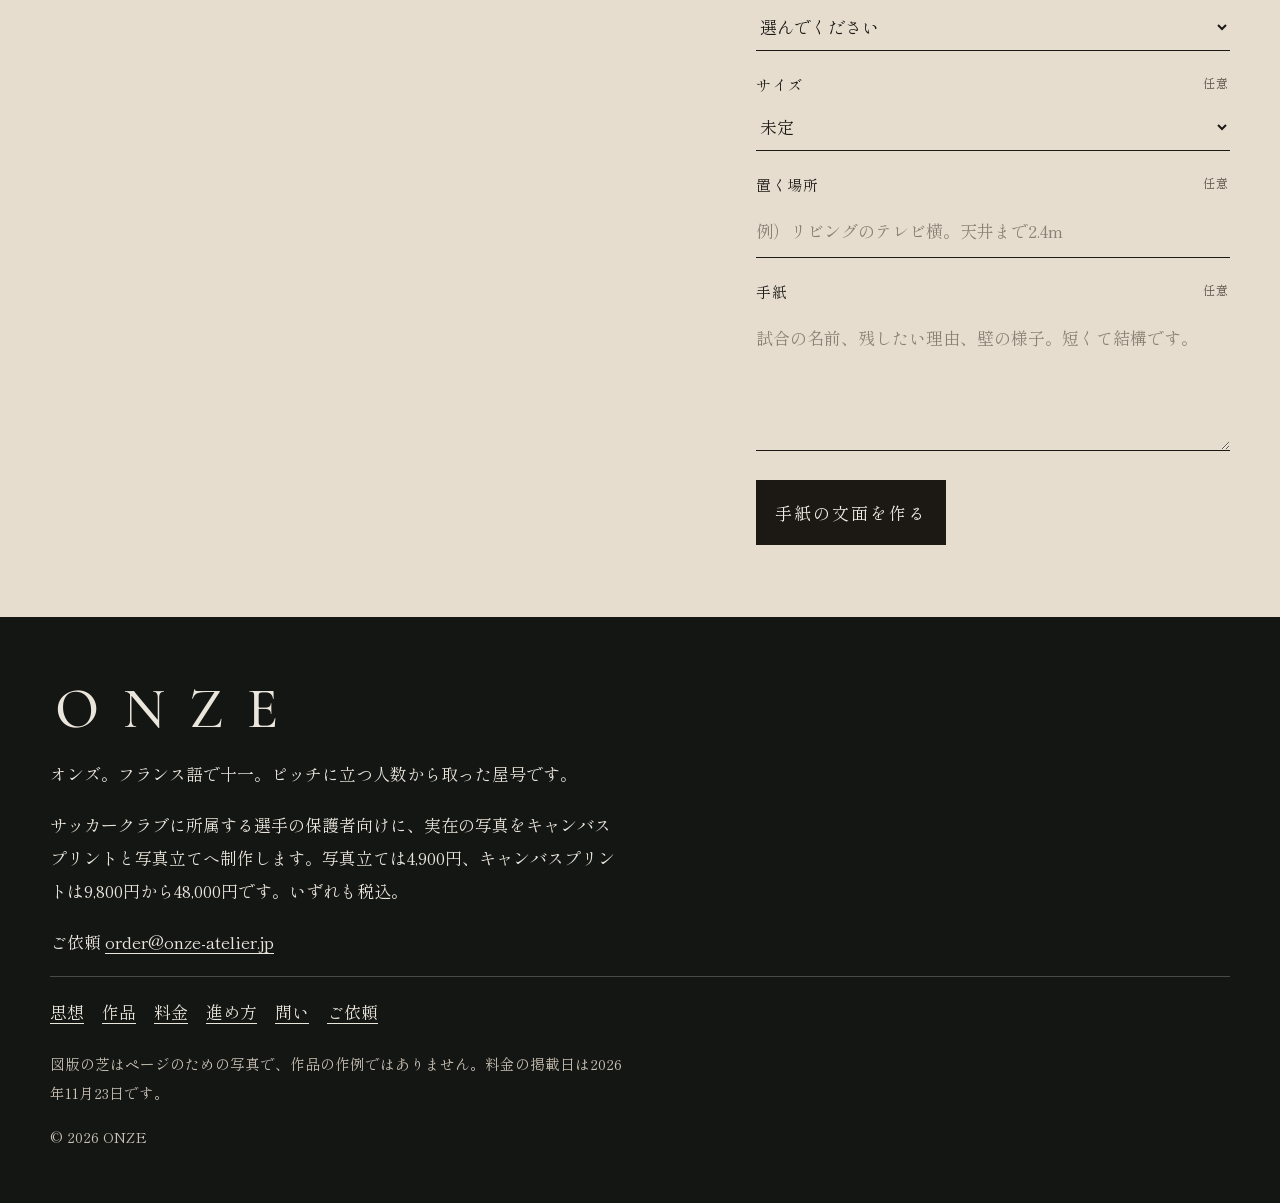
<file: canvas business/index.html>
<!DOCTYPE html>
<html lang="ja">
<head>
  <meta charset="utf-8">
  <meta name="viewport" content="width=device-width, initial-scale=1">
  <!-- 公開前に置き換える: ドメイン onze-atelier.jp / メール order@onze-atelier.jp / sitemap・llms.txt・このJSON-LD -->
  <title>サッカーの写真をキャンバスにする工房｜ONZE（オンズ）</title>
  <meta name="description" content="ONZE（オンズ）は、サッカークラブに所属する選手の保護者向けの工房です。小学生から大学生まで。実在の写真だけを、写真立て4,900円、キャンバスプリント9,800円から48,000円（税込）で作品にします。">
  <meta name="robots" content="index,follow,max-image-preview:large">
  <meta name="author" content="ONZE">
  <meta name="theme-color" content="#f3eee6">
  <link rel="canonical" href="https://onze-atelier.jp/">
  <link rel="icon" href="favicon.svg" type="image/svg+xml">
  <link rel="alternate" hreflang="ja" href="https://onze-atelier.jp/">
  <meta property="og:type" content="website">
  <meta property="og:locale" content="ja_JP">
  <meta property="og:site_name" content="ONZE">
  <meta property="og:title" content="サッカーの写真をキャンバスにする工房｜ONZE（オンズ）">
  <meta property="og:description" content="小学生から大学生まで。サッカークラブに所属する選手の、実在の写真だけを作品にします。写真立て4,900円、キャンバスプリント9,800円から48,000円（税込）。">
  <meta property="og:url" content="https://onze-atelier.jp/">
  <meta property="og:image" content="https://onze-atelier.jp/images/pitch.jpg">
  <meta property="og:image:width" content="2400">
  <meta property="og:image:height" content="1600">
  <meta property="og:image:alt" content="人のいない芝に引かれた白いラインの接写。ONZEの導入写真で、作品見本ではない。">
  <meta name="twitter:card" content="summary_large_image">
  <link rel="preconnect" href="https://fonts.googleapis.com">
  <link rel="preconnect" href="https://fonts.gstatic.com" crossorigin>
  <link href="https://fonts.googleapis.com/css2?family=Cormorant+Garamond:wght@500;600&family=Shippori+Mincho:wght@400;500;600&display=swap" rel="stylesheet">
  <link rel="stylesheet" href="css/style.css">
  <script type="application/ld+json">
  {
    "@context": "https://schema.org",
    "@graph": [
      {
        "@type": "WebSite",
        "@id": "https://onze-atelier.jp/#website",
        "url": "https://onze-atelier.jp/",
        "name": "ONZE",
        "alternateName": "オンズ",
        "inLanguage": "ja",
        "publisher": { "@id": "https://onze-atelier.jp/#org" }
      },
      {
        "@type": "Organization",
        "@id": "https://onze-atelier.jp/#org",
        "name": "ONZE",
        "alternateName": ["オンズ", "ONZE Atelier"],
        "url": "https://onze-atelier.jp/",
        "email": "order@onze-atelier.jp",
        "description": "サッカークラブに所属する選手の保護者向けに、実在の写真をキャンバスプリントと写真立てへ制作する工房。",
        "areaServed": "JP",
        "logo": "https://onze-atelier.jp/favicon.svg"
      },
      {
        "@type": "WebPage",
        "@id": "https://onze-atelier.jp/#webpage",
        "url": "https://onze-atelier.jp/",
        "name": "サッカーの写真をキャンバスにする工房｜ONZE（オンズ）",
        "description": "ONZE（オンズ）は、サッカークラブに所属する選手の保護者向けの工房です。小学生から大学生まで。実在の写真だけを、写真立て4,900円、キャンバスプリント9,800円から48,000円（税込）で作品にします。",
        "inLanguage": "ja",
        "dateModified": "2026-11-23",
        "isPartOf": { "@id": "https://onze-atelier.jp/#website" },
        "about": { "@id": "https://onze-atelier.jp/#org" },
        "speakable": {
          "@type": "SpeakableSpecification",
          "cssSelector": [".hero-lead", ".spec-list"]
        }
      },
      {
        "@type": "Product",
        "name": "写真立て",
        "description": "サッカー選手の実在の写真を六切（203×254mm）に焼き、周囲15mmの余白と真鍮スタンドを付けた卓上の作品。",
        "brand": { "@type": "Brand", "name": "ONZE" },
        "category": "写真立て",
        "offers": {
          "@type": "Offer",
          "price": "4900",
          "priceCurrency": "JPY",
          "availability": "https://schema.org/MadeToOrder",
          "url": "https://onze-atelier.jp/#frame"
        }
      },
      {
        "@type": "Product",
        "name": "キャンバスプリント",
        "description": "サッカー選手の実在の写真を綿キャンバスへ顔料で刷り、木枠に張った壁掛けの作品。価格はサイズで決まる。",
        "brand": { "@type": "Brand", "name": "ONZE" },
        "category": "キャンバスプリント",
        "offers": {
          "@type": "AggregateOffer",
          "lowPrice": "9800",
          "highPrice": "48000",
          "priceCurrency": "JPY",
          "offerCount": "5",
          "availability": "https://schema.org/MadeToOrder",
          "url": "https://onze-atelier.jp/#canvas"
        }
      },
      {
        "@type": "FAQPage",
        "@id": "https://onze-atelier.jp/#faq",
        "mainEntity": [
          {
            "@type": "Question",
            "name": "ONZEは、どんな工房ですか。",
            "acceptedAnswer": {
              "@type": "Answer",
              "text": "サッカークラブに所属する選手の写真を、キャンバスプリントと写真立てに制作する工房です。依頼を想定しているのは、その保護者です。選手の年齢は小学生から大学生までです。生成画像は扱わず、実際に撮影された写真だけを作品にします。"
            }
          },
          {
            "@type": "Question",
            "name": "写真立てとキャンバスプリントは、どう違いますか。",
            "acceptedAnswer": {
              "@type": "Answer",
              "text": "写真立ては卓上の一枚で、六切（203×254mm）、真鍮スタンド付き、税込4,900円です。キャンバスプリントは壁に掛ける作品で、税込9,800円（30×40cm）から48,000円（70×100cm）まで、サイズによって価格が変わります。"
            }
          },
          {
            "@type": "Question",
            "name": "なぜ、一般的なプリントより高いのですか。",
            "acceptedAnswer": {
              "@type": "Answer",
              "text": "量販のキャンバスプリントのおおよそ三倍を目安にしています。費用は、実在の写真だけを扱うこと、トリミングを往復して決めること、屋内に長く掛ける前提で顔料とキャンバスと木枠を選ぶことに置いています。安いプリントを否定しているのではありません。残し方の仕事が違います。"
            }
          },
          {
            "@type": "Question",
            "name": "スマホで撮った写真でも頼めますか。",
            "acceptedAnswer": {
              "@type": "Answer",
              "text": "頼めます。長辺3,000ピクセル以上を推奨します。それより小さい場合は、写真立てか30×40cmまでをご提案します。SNSへ一度投稿した画像を保存し直したものではなく、撮影したときの原データを送ってください。"
            }
          },
          {
            "@type": "Question",
            "name": "AIで生成した画像は、印刷してもらえますか。",
            "acceptedAnswer": {
              "@type": "Answer",
              "text": "印刷しません。画像をデジタルで作れる今だからこそ、この工房が残すのは、選手がその場にいた写真だけです。いなかったシーンを作る仕事はしていません。"
            }
          },
          {
            "@type": "Question",
            "name": "写真の修正は、どこまでしますか。",
            "acceptedAnswer": {
              "@type": "Answer",
              "text": "トリミング、水平の補正、強すぎる黄かぶり、明らかなゴミの除去までです。肌を滑らかにすること、体型を変えること、空や背景を別のものに差し替えること、番号や得点を書き足すことはしません。"
            }
          },
          {
            "@type": "Question",
            "name": "納期はどれくらいですか。卒団に間に合いますか。",
            "acceptedAnswer": {
              "@type": "Answer",
              "text": "写真立ては内容の確定から約10日、キャンバスプリントは約14日から21日です。70×100cmは21日を見てください。卒団や引退の季節は依頼が重なります。式に間に合わせる場合は、3週間以上前に写真とサイズを確定してください。特急の制作は受けていません。"
            }
          },
          {
            "@type": "Question",
            "name": "支払い、配送、複数枚の注文はどうなりますか。",
            "acceptedAnswer": {
              "@type": "Answer",
              "text": "支払いは銀行振込で、入金を確認してから制作します。口座は返信で案内します。完成品は自宅へ届けます。配送料は本州・四国・九州は価格に含み、北海道・沖縄・離島は実費です。ご家族の別の家へ同じ作品を届けることはできます。チーム全員へ配る大量注文は受けていません。一度の依頼は三点までを目安にしてください。写真は制作と確認以外に使わず、作例としての公開は許諾があった場合だけです。"
            }
          }
        ]
      }
    ]
  }
  </script>
</head>
<body>
  <a class="skip" href="#main">本文へ</a>
  <header class="site-header">
    <div class="wrap mast">
      <a class="mark" href="#top">
        <span class="mark-en">ONZE</span>
        <span class="mark-ja">オンズ</span>
      </a>
      <nav class="nav" aria-label="主要">
        <a href="#thought">思想</a>
        <a href="#works">作品</a>
        <a href="#price">料金</a>
        <a href="#flow">進め方</a>
        <a href="#faq">問い</a>
        <a href="#order">ご依頼</a>
      </nav>
    </div>
  </header>

  <main id="main">
    <section class="opening" id="top">
      <div class="wrap">
        <h1>ピッチの上の時間は、<br>いつか、終わる。</h1>
        <div class="hero-row">
          <div>
            <p class="hero-lead">ONZEは、サッカークラブに所属する選手の保護者のための工房です。小学生から大学生まで。そこにいた日の写真だけを、キャンバスプリントと写真立てにします。写真立ては税込4,900円、キャンバスプリントは税込9,800円から48,000円です。生成した画像は受けません。</p>
            <p class="linkrow">
              <a href="#works">二つの作品を見る</a>
              <a href="#thought">思想を読む</a>
            </p>
          </div>
          <figure class="hero-figure">
            <div class="img-wrap">
              <img class="tone" src="images/pitch.jpg" width="2400" height="1600" alt="人のいない芝に引かれた、白いラインの接写。" fetchpriority="high">
            </div>
            <figcaption class="vcap">図版01　線の接写。作品に刷る写真は、ご家族のものです。</figcaption>
          </figure>
        </div>

        <div class="spec" id="about">
          <h2>概要</h2>
          <dl class="spec-list">
            <div>
              <dt>屋号</dt>
              <dd>ONZE（オンズ）。フランス語で十一。ピッチに立つ人数です。</dd>
            </div>
            <div>
              <dt>依頼いただく方</dt>
              <dd>サッカークラブに所属する選手の保護者</dd>
            </div>
            <div>
              <dt>選手の年代</dt>
              <dd>小学生から大学生まで</dd>
            </div>
            <div>
              <dt>写真</dt>
              <dd>実際に撮影されたものだけ。生成画像は扱いません。</dd>
            </div>
            <div>
              <dt>写真立て</dt>
              <dd>六切、真鍮スタンド。4,900円（税込）</dd>
            </div>
            <div>
              <dt>キャンバスプリント</dt>
              <dd>30×40cmから70×100cm。9,800円から48,000円（税込）</dd>
            </div>
          </dl>
        </div>
      </div>
    </section>

    <section class="sheet" id="thought">
      <div class="wrap">
        <div class="essay">
          <p class="ch-label"><span>01</span><span>思想</span></p>
          <div>
            <h2>画像は、いくらでも作れます。<br>その日だけは、作れません。</h2>
            <p>いま、写真は撮ったその日に流れていきます。風景も、ユニフォームの番号も、言葉から生成できるようになりました。ピッチの緑は、画面のなかでは同じ解像度です。けれど、泥のついた午後と、生成された午後は、十年後に同じ重さを持ちません。デジタルの世界で簡単に画像を生成できる今、想い出の写真をモノとして残す意味は、そこにあります。</p>
            <p>スマホのアルバムは、検索すれば出てきます。出てくる、ということは、探さなければ視界に入らない、ということでもあります。壁に掛けた布は、朝、何もしていないときに目に入ります。祖父母の家の廊下でも、進学で荷物の減った部屋でも、同じ高さに同じ一枚があります。</p>
            <blockquote class="pull">テクノロジーがどれだけ進化しても、想い出だけは一生ものです。</blockquote>
            <p>一生ものなのは、仕上がりの華やかさではありません。その日、その選手がそこにいた、という事実です。ONZEが拡大して見るのは、上手に撮れているかより先に、布の目と土の粒が残っているかどうかです。残っている写真を、顔料で布へ移します。</p>
            <p>AI時代における真の価値を、新しさのことだとは考えていません。生成できなかった時間のほうに残っています。試合の得点より、得点の前に地面を見ていた横顔のほうが、家によっては長く壁に残ります。どの一枚にするかは、保護者の方と決めます。</p>
          </div>
        </div>
      </div>
    </section>

    <section class="ink" id="families">
      <div class="wrap ink-grid">
        <div>
          <h2>本気でサッカーに向き合う瞬間は、<br>いつか失われます。</h2>
          <p class="lede">この工房に手紙をくれるのは、サッカークラブに所属する選手の保護者です。選手は、小学生から大学生まで。卒団、進学、引退。役割が変わる前の写真を、家に残します。上手さの等級では選んでいません。</p>
          <ol class="ages">
            <li>
              <h3>小学校</h3>
              <p>送迎のたびに写真が増える時期です。集合写真ではなく、名前を呼ばれて走り出す前の一枚のほうが、誰の、どの日かが、あとから分かります。</p>
            </li>
            <li>
              <h3>中学校・高校</h3>
              <p>結果が記録に残る時期です。結果そのものは、学校やチームも持っています。ベンチの端、雨で固まった髪、呼びかけられる直前。そちらは、家のカメラにしかないことがあります。</p>
            </li>
            <li>
              <h3>大学</h3>
              <p>終わりが見えている時期です。幼い頃の一枚と、最後のシーズンの一枚は、同じ壁に並べてはじめて、一つの時間になります。サイズを二つ提案することがあります。</p>
            </li>
          </ol>
        </div>
        <aside class="refuse">
          <h3>受けない仕事</h3>
          <p>チーム全員への粗品。いなかった日のシーンを作ること。肌や体型を整える加工。当日の即納と、特急。許諾のない、作例としての公開。</p>
          <p>これらは、この工房の仕事ではありません。</p>
        </aside>
      </div>
    </section>

    <section class="works" id="works">
      <div class="wrap">
        <h2>作っているものは、二つです。</h2>
        <p class="measure">写真立ては、手元に置く一枚です。キャンバスプリントは、壁に残す一枚です。どちらも、お預かりした写真以外は刷りません。下の模型は寸法の気配を見るためのもので、中の芝はページ用の写真です。</p>
        <div class="plans">
          <article class="plan" id="frame">
            <figure class="frame-object">
              <div class="frame-brass">
                <div class="mat">
                  <img src="images/pitch.jpg" width="2400" height="1600" alt="" loading="lazy">
                </div>
              </div>
              <figcaption>比例。芝は見本ではありません。</figcaption>
            </figure>
            <p class="plan-kicker">卓上</p>
            <h3>写真立て</h3>
            <p class="price"><span class="price-num">4,900</span><span class="price-unit">円</span></p>
            <p class="price-to">税込。これ以外の卓上サイズはありません。</p>
            <p>仕事机や、祖父母の家の棚のための寸法です。六切（203×254mm）。印画のまわりに15mmの余白を残し、写真を端まで切りません。スタンドは真鍮。色は、その日の光を大きく動かさない範囲で一度だけ整えます。</p>
          </article>
          <article class="plan" id="canvas">
            <figure class="canvas-plate">
              <div class="canvas-object">
                <img src="images/pitch.jpg" width="2400" height="1600" alt="" loading="lazy">
              </div>
              <figcaption>比例。芝は見本ではありません。</figcaption>
            </figure>
            <p class="plan-kicker">壁</p>
            <h3>キャンバスプリント</h3>
            <p class="price"><span class="price-num">9,800</span><span class="price-unit">円</span></p>
            <p class="price-to">から 48,000円（税込）。サイズはこの下の表です。</p>
            <p>部屋に掛けるためのものです。綿のキャンバスに顔料で刷り、木の枠へ手で巻き込みます。30×40cmから70×100cmまで。価格はサイズだけで変わります。どの壁に掛けるかを聞いてから、寸法を確定します。直射日光の当たる位置は、どの顔料でも不利なので、先に知らせてください。</p>
          </article>
        </div>
      </div>
    </section>

    <section class="price-block" id="price">
      <div class="wrap">
        <h2>料金は、サイズ以外で変えません。</h2>
        <p class="measure">オプション料金、加工料金、特急料金はありません。写真立ては4,900円。キャンバスプリントは9,800円から48,000円です。いずれも税込です。量販のキャンバスプリントと比べると、おおよそ三倍です。</p>
        <p class="measure">三倍の内訳は、次の節に書きました。ここでは寸法と金額だけを並べます。縦位置も同額です。写真のタテヨコ比に近いほうを提案し、大きく切りたくない場合は、一つ小さいサイズへ落とします。</p>
        <div class="table-scroll">
          <table>
            <caption>料金（税込）。2026年11月23日時点。キャンバスの縦位置も同額です。</caption>
            <thead>
              <tr>
                <th scope="col">作品</th>
                <th scope="col">置き場所の目安</th>
                <th scope="col">価格（税込）</th>
              </tr>
            </thead>
            <tbody>
              <tr>
                <th scope="row">写真立て・六切</th>
                <td>仕事机、棚。203×254mm、余白15mm、真鍮スタンド</td>
                <td>4,900円</td>
              </tr>
              <tr>
                <th scope="row">キャンバス 30×40cm</th>
                <td>棚の上、廊下、狭い壁</td>
                <td>9,800円</td>
              </tr>
              <tr>
                <th scope="row">キャンバス 40×50cm</th>
                <td>個室の、正面の壁</td>
                <td>16,800円</td>
              </tr>
              <tr>
                <th scope="row">キャンバス 50×70cm</th>
                <td>リビングで、この一枚を主にするとき</td>
                <td>26,800円</td>
              </tr>
              <tr>
                <th scope="row">キャンバス 60×90cm</th>
                <td>見る距離が2メートル以上ある壁</td>
                <td>38,000円</td>
              </tr>
              <tr>
                <th scope="row">キャンバス 70×100cm</th>
                <td>最大サイズ。掛ける壁の写真が必須</td>
                <td>48,000円</td>
              </tr>
            </tbody>
          </table>
        </div>
        <p class="note">配送料は、本州・四国・九州は上の価格に含みます。北海道・沖縄・離島は実費を、サイズ確定のあとにお知らせします。改定するときは、この日付を先に変えます。</p>
      </div>
    </section>

    <section class="sheet" id="standard">
      <div class="wrap standard-grid">
        <div>
          <h2>高くしている理由は、工程にあります。</h2>
          <p>価格差は、速さや枚数ではありません。下の五つに、費用を置いています。</p>
          <ol class="measures">
            <li>実在の写真だけを受けます。生成、合成、いなかった日のシーンは作りません。</li>
            <li>顔料、綿のキャンバス、木枠です。角は手で巻き、裏側で留めます。窓のすぐ横など、直射が長く当たる壁は、掛け位置から相談します。</li>
            <li>トリミングは二案です。水平、強すぎる黄かぶり、明らかなゴミの除去までをします。肌を滑らかにすること、体型を変えること、空を差し替えること、番号や得点を書き足すことはしません。</li>
            <li>画面の色には合わせません。夕方の写真は、夕方のまま刷ります。画面と印刷が同じ色になることはありません。</li>
            <li>写真は制作と確認以外に使いません。作例としての公開は、書面で許諾があったときだけです。</li>
          </ol>
        </div>
        <div>
          <h3>お預かりできる写真</h3>
          <dl class="data">
            <div>
              <dt>形式</dt>
              <dd>JPEG、HEIC、PNG、TIFF</dd>
            </div>
            <div>
              <dt>推奨</dt>
              <dd>長辺3,000ピクセル以上の原データ</dd>
            </div>
            <div>
              <dt>小さいデータ</dt>
              <dd>写真立て、または30×40cmまでをご提案します。</dd>
            </div>
            <div>
              <dt>避けてほしいもの</dt>
              <dd>SNSから保存し直した画像。肌を強く滑らかにした書き出し。</dd>
            </div>
            <div>
              <dt>集合写真</dt>
              <dd>一人ひとりの顔が読めるときだけ。豆粒になる引きは受けません。</dd>
            </div>
            <div>
              <dt>枚数</dt>
              <dd>一度のご依頼は三点まで。ご家族の別の家へ同じ作品を届けることはできます。チーム配布の大量注文は受けません。</dd>
            </div>
          </dl>
        </div>
      </div>
    </section>

    <section class="sheet" id="flow">
      <div class="wrap">
        <h2>手続きは、短くしています。</h2>
        <p class="measure">工房の見学はしていません。写真と、壁や棚の様子を、手紙で往復します。</p>
        <ol class="steps">
          <li>
            <h3>年代と希望だけ、先に受け取る</h3>
            <p>最初の手紙に、選手の年代、写真立てかキャンバスか、おおよそのサイズを書きます。写真そのものは、まだ添付しなくて結構です。</p>
          </li>
          <li>
            <h3>原データの送り方を、返信する</h3>
            <p>大きなファイルの送り方は、返事に書きます。SNSに一度上げた画像の、保存し直しは避けてください。</p>
          </li>
          <li>
            <h3>トリミングを二案返す</h3>
            <p>壁や棚の写真があれば、それに対して大きさを見ます。採用は一案です。盛るレタッチは、この往復には入りません。</p>
          </li>
          <li>
            <h3>入金のあと、作って届ける</h3>
            <p>銀行振込を確認してから制作します。写真立ては約10日、キャンバスは約14日から21日です。70×100cmは21日を見てください。口座は、返信の手紙に記載します。</p>
          </li>
        </ol>
      </div>
    </section>

    <section class="sheet faq" id="faq">
      <div class="wrap">
        <h2>よくある質問</h2>
        <details>
          <summary>ONZEは、どんな工房ですか。</summary>
          <p>サッカークラブに所属する選手の写真を、キャンバスプリントと写真立てに制作する工房です。依頼を想定しているのは、その保護者です。選手の年齢は小学生から大学生までです。生成画像は扱わず、実際に撮影された写真だけを作品にします。</p>
        </details>
        <details>
          <summary>写真立てとキャンバスプリントは、どう違いますか。</summary>
          <p>写真立ては卓上の一枚で、六切（203×254mm）、真鍮スタンド付き、税込4,900円です。キャンバスプリントは壁に掛ける作品で、税込9,800円（30×40cm）から48,000円（70×100cm）まで、サイズによって価格が変わります。</p>
        </details>
        <details>
          <summary>なぜ、一般的なプリントより高いのですか。</summary>
          <p>量販のキャンバスプリントのおおよそ三倍を目安にしています。費用は、実在の写真だけを扱うこと、トリミングを往復して決めること、屋内に長く掛ける前提で顔料とキャンバスと木枠を選ぶことに置いています。安いプリントを否定しているのではありません。残し方の仕事が違います。</p>
        </details>
        <details>
          <summary>スマホで撮った写真でも頼めますか。</summary>
          <p>頼めます。長辺3,000ピクセル以上を推奨します。それより小さい場合は、写真立てか30×40cmまでをご提案します。SNSへ一度投稿した画像を保存し直したものではなく、撮影したときの原データを送ってください。</p>
        </details>
        <details>
          <summary>AIで生成した画像は、印刷してもらえますか。</summary>
          <p>印刷しません。画像をデジタルで作れる今だからこそ、この工房が残すのは、選手がその場にいた写真だけです。いなかったシーンを作る仕事はしていません。</p>
        </details>
        <details>
          <summary>写真の修正は、どこまでしますか。</summary>
          <p>トリミング、水平の補正、強すぎる黄かぶり、明らかなゴミの除去までです。肌を滑らかにすること、体型を変えること、空や背景を別のものに差し替えること、番号や得点を書き足すことはしません。</p>
        </details>
        <details>
          <summary>納期はどれくらいですか。卒団に間に合いますか。</summary>
          <p>写真立ては内容の確定から約10日、キャンバスプリントは約14日から21日です。70×100cmは21日を見てください。卒団や引退の季節は依頼が重なります。式に間に合わせる場合は、3週間以上前に写真とサイズを確定してください。特急の制作は受けていません。</p>
        </details>
        <details>
          <summary>支払い、配送、複数枚の注文はどうなりますか。</summary>
          <p>支払いは銀行振込で、入金を確認してから制作します。口座は返信で案内します。完成品は自宅へ届けます。配送料は本州・四国・九州は価格に含み、北海道・沖縄・離島は実費です。ご家族の別の家へ同じ作品を届けることはできます。チーム全員へ配る大量注文は受けていません。一度の依頼は三点までを目安にしてください。写真は制作と確認以外に使わず、作例としての公開は許諾があった場合だけです。</p>
        </details>
      </div>
    </section>

    <section class="order" id="order">
      <div class="wrap order-grid">
        <div>
          <h2>最初の手紙は、短くてかまいません。</h2>
          <p>選手の年代と、写真立てかキャンバスか。それだけで始められます。写真のデータは、このページへ添付しないでください。返信で、送り方を案内します。届いた手紙には、人が読んであとが返事をします。</p>
          <p>入力した内容は、サーバに保存していません。ボタンは、お使いのメールアプリに文面を渡します。アプリが開かないときのために、同じ文面をこのページにも出します。</p>
          <p>直接書く場合は、<a href="mailto:order@onze-atelier.jp">order@onze-atelier.jp</a> です。</p>
          <noscript>
            <p>フォームを使うにはJavaScriptが必要です。同じアドレスへ、年代と希望を書いて送ってください。</p>
          </noscript>
        </div>
        <form id="order-form" aria-label="依頼の手紙">
          <div id="form-alert" class="alert" role="alert" tabindex="-1" hidden></div>
          <div class="hp" aria-hidden="true">
            <label>会社名<input type="text" name="company" tabindex="-1" autocomplete="off"></label>
          </div>
          <div class="field">
            <label for="name">お名前<span class="req">必須</span></label>
            <input id="name" name="name" type="text" autocomplete="name" aria-required="true">
          </div>
          <div class="field">
            <label for="email">メール<span class="req">必須</span></label>
            <input id="email" name="email" type="email" autocomplete="email" inputmode="email" autocapitalize="off" aria-required="true" placeholder="例）hanako@example.com">
          </div>
          <div class="field">
            <label for="age">選手の年代<span class="req">必須</span></label>
            <select id="age" name="age" aria-required="true">
              <option value="">選んでください</option>
              <option>小学校・低学年</option>
              <option>小学校・高学年</option>
              <option>中学校</option>
              <option>高校</option>
              <option>大学</option>
              <option>複数の年代（兄弟など）</option>
            </select>
          </div>
          <div class="field">
            <label for="plan">希望<span class="req">必須</span></label>
            <select id="plan" name="plan" aria-required="true">
              <option value="">選んでください</option>
              <option>写真立て（4,900円）</option>
              <option>キャンバスプリント（9,800円から48,000円）</option>
              <option>まだ決めていない</option>
            </select>
          </div>
          <div class="field">
            <label for="size">サイズ<span class="req">任意</span></label>
            <select id="size" name="size">
              <option value="">未定</option>
              <option>写真立て（六切）</option>
              <option>30×40cm</option>
              <option>40×50cm</option>
              <option>50×70cm</option>
              <option>60×90cm</option>
              <option>70×100cm</option>
              <option>相談して決めたい</option>
            </select>
          </div>
          <div class="field">
            <label for="place">置く場所<span class="req">任意</span></label>
            <input id="place" name="place" type="text" placeholder="例）リビングのテレビ横。天井まで2.4m">
          </div>
          <div class="field">
            <label for="message">手紙<span class="req">任意</span></label>
            <textarea id="message" name="message" placeholder="試合の名前、残したい理由、壁の様子。短くて結構です。"></textarea>
          </div>
          <div class="form-actions">
            <button class="submit" type="submit">手紙の文面を作る</button>
          </div>
          <div id="draft" class="draft" hidden>
            <h3>手紙の文面</h3>
            <p>この文面を、<a href="mailto:order@onze-atelier.jp">order@onze-atelier.jp</a> へ送ってください。</p>
            <textarea id="draft-text" readonly></textarea>
            <div class="form-actions">
              <button type="button" class="ghost" id="copy-draft">文面をコピーする</button>
            </div>
          </div>
        </form>
      </div>
    </section>
  </main>

  <footer class="colophon">
    <div class="wrap">
      <p class="mark-en">ONZE</p>
      <p>オンズ。フランス語で十一。ピッチに立つ人数から取った屋号です。</p>
      <p>サッカークラブに所属する選手の保護者向けに、実在の写真をキャンバスプリントと写真立てへ制作します。写真立ては4,900円、キャンバスプリントは9,800円から48,000円です。いずれも税込。</p>
      <address>ご依頼 <a href="mailto:order@onze-atelier.jp">order@onze-atelier.jp</a></address>
      <ul class="colophon-nav">
        <li><a href="#thought">思想</a></li>
        <li><a href="#works">作品</a></li>
        <li><a href="#price">料金</a></li>
        <li><a href="#flow">進め方</a></li>
        <li><a href="#faq">問い</a></li>
        <li><a href="#order">ご依頼</a></li>
      </ul>
      <p class="credit">図版の芝はページのための写真で、作品の作例ではありません。料金の掲載日は2026年11月23日です。</p>
      <p class="copy">© 2026 ONZE</p>
    </div>
  </footer>
  <script src="js/main.js" defer></script>
</body>
</html>
</file>
<file: css/style.css>
:root {
  --paper: #f6f2e8;
  --paper-deep: #efe4d2;
  --ink: #1b2430;
  --muted: #5c6570;
  --line: #ddd3c3;
  --brass-ink: #1e7a45;
  --brass-line: #e36a4f;
  --pitch: #12352a;
  --ivory: #f3f7f2;
  --ivory-dim: #c5d0c8;
  --oxblood: #c44b38;
  --green: #2f9d5b;
  --green-deep: #12352a;
  --coral: #e36a4f;
  --sky: #3d7ca8;
  --latin: "Cormorant Garamond", "Iowan Old Style", Palatino, "Times New Roman", serif;
  --mincho: "Shippori Mincho", "Yu Mincho", YuMincho, "Hiragino Mincho ProN", "Hiragino Mincho Pro", serif;
  --gothic: "Zen Kaku Gothic New", "Hiragino Sans", "Yu Gothic", sans-serif;
  --gutter: 20px;
  color-scheme: light;
}

*,
*::before,
*::after { box-sizing: border-box; }

html { scroll-behavior: smooth; }

[id] { scroll-margin-top: 112px; }

body {
  margin: 0;
  background: var(--paper);
  color: var(--ink);
  font-family: var(--mincho);
  font-weight: 400;
  font-size: 1.0625rem;
  line-height: 1.95;
  text-rendering: optimizeLegibility;
  line-break: strict;
}

@media (prefers-reduced-motion: reduce) {
  html { scroll-behavior: auto; }
}

img { max-width: 100%; height: auto; }

h1, h2, h3 {
  font-weight: 500;
  line-height: 1.35;
  word-break: keep-all;
  line-break: strict;
}

p { margin: 0 0 1.05em; }

a { color: inherit; }

button, input, select, textarea { font: inherit; color: inherit; }

::selection { background: #e1d2b6; color: var(--ink); }

:focus-visible {
  outline: 1px solid currentColor;
  outline-offset: 3px;
}

.skip {
  position: absolute;
  left: 16px;
  top: -48px;
  background: var(--ink);
  color: var(--paper);
  padding: 8px 12px;
  z-index: 40;
}

.skip:focus { top: 8px; }

.wrap {
  width: min(1180px, calc(100% - var(--gutter) * 2));
  margin-inline: auto;
}

.measure { max-width: 38rem; }

.site-header {
  position: sticky;
  top: 0;
  z-index: 20;
  background: var(--paper);
  border-top: 3px solid var(--green);
  border-bottom: 1px solid var(--line);
}

.mast {
  display: flex;
  flex-direction: column;
  align-items: flex-start;
  gap: 2px;
  padding: 14px 0 8px;
}

.mark {
  display: flex;
  flex-direction: column;
  text-decoration: none;
  gap: 2px;
}

.mark-lockup {
  display: flex;
  align-items: center;
  gap: 10px;
}

.ink-badge {
  width: 42px;
  height: 42px;
  flex: none;
}

.mark-lab {
  display: block;
  margin-top: 3px;
  font-family: var(--gothic);
  font-size: 0.68rem;
  letter-spacing: 0.22em;
  color: var(--green-deep);
}

.mark-en {
  font-family: var(--latin);
  font-weight: 500;
  font-size: 1.65rem;
  letter-spacing: -0.045em;
  line-height: 1;
}

.nav {
  display: flex;
  flex-wrap: wrap;
  gap: 0 16px;
  font-family: var(--gothic);
}

.nav a {
  display: inline-flex;
  align-items: center;
  min-height: 44px;
  text-decoration: none;
  letter-spacing: 0.08em;
  font-size: 0.94rem;
}

.nav a:hover { text-decoration: underline; text-underline-offset: 0.35em; }

.opening { padding: 28px 0 56px; }

h1 {
  margin: 0 0 0.7em;
  font-size: clamp(1.55rem, 2.5vw, 2.15rem);
  line-height: 1.45;
  letter-spacing: 0.01em;
  font-weight: 500;
}

@media (min-width: 441px) {
  .h-break { display: none; }
}

@media (max-width: 640px) {
  h1 { font-size: 1.42rem; }
  .hero-message p span { display: inline; }
}

.hero-message p {
  margin: 0 0 0.9em;
  font-size: 1.02rem;
  line-height: 1.9;
  max-width: 36rem;
}

.hero-message p span { display: block; }

.hero-lead {
  margin-top: 0.35em;
  text-wrap: pretty;
}

.hero-row { margin-top: 8px; }

.hero-figure { margin: 0; }

.img-wrap {
  position: relative;
  background: #8d947c;
}

.img-wrap::after {
  content: "";
  position: absolute;
  inset: 0;
  pointer-events: none;
  opacity: 0.14;
  mix-blend-mode: multiply;
  background-image: url("data:image/svg+xml;utf8,<svg xmlns='http://www.w3.org/2000/svg' width='140' height='140'><filter id='n'><feTurbulence type='fractalNoise' baseFrequency='0.85' numOctaves='2' stitchTiles='stitch'/></filter><rect width='100%' height='100%' filter='url(%23n)'/></svg>");
}

.tone {
  width: 100%;
  height: auto;
  aspect-ratio: 16 / 9;
  object-fit: cover;
  object-position: center center;
  filter: saturate(0.8) contrast(1.04);
  display: block;
}

.vcap {
  margin: 10px 0 0;
  font-size: 0.82rem;
  letter-spacing: 0.12em;
  line-height: 1.7;
  color: var(--muted);
}

.spec { margin-top: 48px; }

.spec h2 {
  margin: 0 0 10px;
  font-size: 0.78rem;
  letter-spacing: 0.22em;
  font-weight: 500;
}

.spec-list {
  margin: 0;
  border-top: 1px solid var(--line);
}

.spec-list > div {
  padding: 16px 18px 16px 0;
  border-bottom: 1px solid var(--line);
}

.spec-list dt {
  margin: 0;
  font-size: 0.75rem;
  letter-spacing: 0.16em;
  color: var(--muted);
}

.spec-list dd {
  margin: 6px 0 0;
  font-size: 1.02rem;
  line-height: 1.7;
}

.sheet { padding: 72px 0; }

#standard,
#flow,
#faq { border-top: 1px solid var(--line); }

h2 {
  margin: 0 0 0.75em;
  font-size: clamp(1.45rem, 2.4vw, 2.05rem);
}

.essay p span { display: block; }

.essay h3 {
  margin: 1.7em 0 0.7em;
  font-size: 1.28rem;
}

.pull {
  margin: 1.7em 0 1.5em;
  padding: 0;
  border: 0;
  font-size: 1.32rem;
  line-height: 1.9;
}

.pull span { display: block; }

.ink {
  background: var(--pitch);
  color: var(--ivory);
  padding: 72px 0;
}

.ink h2 { color: var(--ivory); }

.ink .lede { max-width: 36rem; color: var(--ivory); }

.ages {
  list-style: none;
  margin: 28px 0 0;
  padding: 0;
}

.ages li {
  border-top: 1px solid rgba(235, 230, 220, 0.28);
  padding: 16px 0 14px;
}

.ages h3,
.steps h3,
.plan h3,
.draft h3 {
  margin: 0 0 0.35em;
  font-size: 1.12rem;
  font-weight: 500;
}

.works { padding: 72px 0 20px; }

.plans { display: grid; gap: 48px; margin-top: 36px; }

.plan-kicker {
  margin: 18px 0 0;
  font-size: 0.75rem;
  letter-spacing: 0.18em;
  color: var(--muted);
}

.plan h3 {
  font-size: 1.65rem;
  margin: 32px 0 0;
}

.price {
  display: flex;
  align-items: baseline;
  flex-wrap: wrap;
  gap: 0.2rem 0.75rem;
  margin: 10px 0 18px;
  line-height: 1;
}

.price-main { white-space: nowrap; }

.price-num {
  font-family: var(--latin);
  font-weight: 500;
  font-size: clamp(2.35rem, 3.2vw, 3rem);
  letter-spacing: -0.02em;
  color: var(--ink);
  background: none;
}

.price-unit {
  margin-left: 0.08em;
  font-size: 1.05rem;
  letter-spacing: 0.06em;
}

.price-tax,
.price-range {
  font-size: 0.98rem;
  letter-spacing: 0.02em;
  color: var(--muted);
  white-space: nowrap;
}

.price-range {
  display: inline-flex;
  align-items: baseline;
  gap: 0.45rem;
}

.price-range-strong {
  display: inline-flex;
  align-items: baseline;
  color: var(--ink);
  font-weight: 600;
  white-space: nowrap;
}

.price-num.range {
  font-weight: 600;
}

.price-range-strong .price-unit {
  font-weight: 600;
}

.price-to {
  margin: 8px 0 12px;
  color: var(--muted);
  font-size: 0.95rem;
}

.frame-object,
.canvas-object { margin: 0; }

.frame-object { width: 100%; }

.frame-brass {
  background: #6e5733;
  padding: 10px;
  box-shadow: inset 0 0 0 1px rgba(255, 232, 196, 0.35);
}

.mat {
  background: #f7f3eb;
  padding: 13px 13px 16px;
}

.mat img,
.canvas-object img {
  width: 100%;
  aspect-ratio: 4 / 5;
  object-fit: cover;
  display: block;
  filter: saturate(0.8) contrast(1.04);
}

.mat img { object-position: 35% 78%; }

.canvas-plate { margin: 0; }

.canvas-object {
  width: 100%;
  background-color: #2a241e;
  background-image: repeating-linear-gradient(
    100deg,
    rgba(255, 255, 255, 0.04) 0 1px,
    transparent 1px 5px
  );
  padding: 0 16px 16px 0;
}

.canvas-object img { object-position: 72% 40%; }

.frame-object figcaption,
.canvas-plate figcaption {
  margin-top: 16px;
  font-size: 0.78rem;
  letter-spacing: 0.06em;
  color: var(--muted);
  line-height: 1.6;
}

.price-block { padding: 12px 0 72px; }

.table-scroll { overflow-x: auto; }

table {
  width: 100%;
  min-width: 640px;
  border-collapse: collapse;
}

caption {
  caption-side: top;
  text-align: left;
  margin: 0 0 12px;
  color: var(--muted);
  font-size: 0.92rem;
}

th, td {
  padding: 16px 16px 16px 0;
  border-bottom: 1px solid var(--line);
  text-align: left;
  vertical-align: top;
  font-weight: 400;
  line-height: 1.65;
}

th { font-weight: 500; }

td:last-child,
th:last-child {
  text-align: right;
  font-variant-numeric: tabular-nums;
  white-space: nowrap;
}

tbody tr:hover { background: rgba(92, 69, 36, 0.04); }

.note {
  margin-top: 16px;
  color: var(--muted);
  font-size: 0.95rem;
  max-width: 40rem;
}

.standard-grid,
.order-grid { display: grid; gap: 36px; }

.measures {
  list-style: none;
  margin: 8px 0 0;
  padding: 0;
  max-width: 38rem;
  counter-reset: step;
}

.measures li {
  counter-increment: step;
  margin: 0;
  border-top: 1px solid var(--line);
  padding: 16px 0 8px;
}

.measures li::before {
  content: counter(step, decimal-leading-zero);
  display: flex;
  align-items: center;
  justify-content: center;
  width: fit-content;
  min-width: 2.5rem;
  height: 1.75rem;
  margin: 2px 0 10px;
  padding: 0 0.4rem;
  font-family: var(--latin);
  font-size: 1.2rem;
  font-weight: 600;
  letter-spacing: 0.02em;
  line-height: 1;
  color: var(--green-deep);
  background: rgba(47, 157, 91, 0.3);
  border-radius: 46% 54% 40% 60% / 62% 38% 62% 38%;
  transform: rotate(-8deg);
  box-shadow: 3px 3px 0 var(--coral);
}

.measures li:nth-child(even)::before {
  color: #8d3a2c;
  background: rgba(227, 106, 79, 0.34);
  transform: rotate(6deg);
  box-shadow: 3px 3px 0 var(--green);
}

.data { margin: 8px 0 0; }

.data > div {
  border-top: 1px solid var(--line);
  padding: 12px 0;
}

.data dt {
  font-size: 0.75rem;
  letter-spacing: 0.16em;
  color: var(--muted);
}

.data dd { margin: 4px 0 0; }

.steps {
  list-style: none;
  margin: 8px 0 0;
  padding: 0;
  max-width: 38rem;
  counter-reset: step;
}

.steps li {
  counter-increment: step;
  border-top: 1px solid var(--line);
  padding: 18px 0 8px;
}

.steps h3::before {
  content: counter(step, decimal-leading-zero);
  display: flex;
  align-items: center;
  justify-content: center;
  width: fit-content;
  min-width: 2.5rem;
  height: 1.75rem;
  margin: 2px 0 10px;
  padding: 0 0.4rem;
  font-family: var(--latin);
  font-size: 1.2rem;
  font-weight: 600;
  letter-spacing: 0.02em;
  line-height: 1;
  color: var(--green-deep);
  background: rgba(47, 157, 91, 0.3);
  border-radius: 46% 54% 40% 60% / 62% 38% 62% 38%;
  transform: rotate(-8deg);
  box-shadow: 3px 3px 0 var(--coral);
}

.steps li:nth-child(2) h3::before {
  color: #8d3a2c;
  background: rgba(227, 106, 79, 0.34);
  transform: rotate(6deg);
  box-shadow: 3px 3px 0 var(--green);
}

.steps li:nth-child(3) h3::before {
  color: #1a4a68;
  background: rgba(61, 124, 168, 0.32);
  transform: rotate(-3deg);
  box-shadow: 3px 3px 0 #c9a24a;
}

.faq details {
  max-width: 40rem;
  border-bottom: 1px solid var(--line);
  padding: 16px 0 14px;
}

.faq summary {
  cursor: pointer;
  list-style: none;
  display: flex;
  justify-content: space-between;
  gap: 18px;
  font-size: 1.08rem;
  line-height: 1.65;
}

.faq summary::-webkit-details-marker { display: none; }

.faq summary::after {
  content: "＋";
  flex: none;
  font-weight: 400;
}

.faq details[open] summary::after { content: "－"; }

.faq details p { margin: 12px 0 4px; }

.order {
  background: var(--paper-deep);
  padding: 72px 0;
  border-top: 1px solid var(--line);
}

.field { margin: 0 0 20px; }

.field label {
  display: flex;
  justify-content: space-between;
  gap: 12px;
  font-size: 0.92rem;
  letter-spacing: 0.06em;
}

.req {
  color: var(--muted);
  letter-spacing: 0.14em;
  font-size: 0.75rem;
}

input,
select,
textarea {
  width: 100%;
  margin-top: 4px;
  padding: 10px 0;
  background: transparent;
  border: 0;
  border-bottom: 1px solid var(--ink);
  border-radius: 0;
  outline: none;
}

textarea { min-height: 140px; resize: vertical; }

input:focus,
select:focus,
textarea:focus { border-bottom-width: 2px; }

[aria-invalid="true"] { border-bottom-color: var(--oxblood); }

::placeholder { color: #8a8175; opacity: 1; }

.hp {
  position: absolute;
  left: -9999px;
  height: 0;
  overflow: hidden;
}

.alert {
  color: var(--oxblood);
  border-top: 1px solid var(--oxblood);
  padding-top: 8px;
  margin-bottom: 16px;
}

.alert p { margin: 0 0 0.25em; }

.order h2,
.order form,
.order-done {
  max-width: 40rem;
}

.order-done p {
  margin: 0 0 0.85em;
}

.order-done p:first-child {
  font-size: 1.28rem;
}

.order-done p:last-child {
  margin-top: 1.15em;
}

.submit:disabled {
  cursor: wait;
  opacity: 0.65;
}

.form-actions {
  display: flex;
  flex-wrap: wrap;
  gap: 12px;
  margin-top: 8px;
}

.submit,
.ghost {
  border-radius: 0;
  cursor: pointer;
  letter-spacing: 0.12em;
  padding: 15px 18px;
  background: transparent;
}

.submit {
  background: var(--ink);
  color: var(--paper);
  border: 1px solid var(--ink);
}

.ghost { border: 1px solid var(--ink); }

.submit:hover { background: #322c26; }

.ghost:hover { background: rgba(28, 25, 21, 0.04); }

.draft { margin-top: 28px; }

.draft textarea {
  min-height: 220px;
  border: 1px solid var(--line);
  padding: 12px;
  background: var(--paper);
}

.colophon {
  background: var(--pitch);
  color: var(--ivory);
  padding: 76px 0 32px;
}

.colophon .mark-en {
  font-size: clamp(1.9rem, 3vw, 2.45rem);
  margin: 0 0 16px;
}

.colophon-brand { max-width: 38rem; }

.colophon-lead {
  margin: 0;
  font-size: 0.98rem;
  line-height: 1.95;
}

.colophon-panels {
  display: grid;
  gap: 36px;
  margin-top: 40px;
  padding-top: 32px;
  border-top: 1px solid rgba(235, 230, 220, 0.22);
}

.colophon-panel h2 {
  margin: 0 0 16px;
  font-family: var(--gothic);
  font-size: 0.75rem;
  font-weight: 500;
  letter-spacing: 0.2em;
  color: #d5e3da;
}

.colophon-panel h2::before {
  content: "";
  display: inline-block;
  width: 1.35rem;
  height: 0.28rem;
  margin: 0 0.55rem 0.16rem 0;
  vertical-align: middle;
  background: var(--coral);
  border-radius: 40% 60% 50% 50%;
  transform: rotate(-6deg);
}

.colophon-link {
  position: relative;
  display: flex;
  flex-direction: column;
  align-items: flex-start;
  gap: 4px;
  max-width: 24rem;
  padding: 28px 30px 24px;
  color: var(--ivory);
  text-decoration: none;
  background: none;
}

.colophon-frame {
  position: absolute;
  inset: -2px -4px;
  width: calc(100% + 8px);
  height: calc(100% + 6px);
  overflow: visible;
  pointer-events: none;
}

.frame-ink,
.frame-press {
  fill: none;
  stroke-linejoin: round;
  stroke-linecap: round;
  vector-effect: non-scaling-stroke;
}

.frame-ink {
  stroke: rgba(243, 247, 242, 0.78);
  stroke-width: 1.25;
}

.frame-press {
  stroke: var(--coral);
  stroke-width: 2.4;
  stroke-dasharray: 22 100;
  stroke-dashoffset: 0;
}

.colophon-link:hover,
.colophon-link:focus-visible {
  text-decoration: none;
}

.colophon-link:hover .frame-press,
.colophon-link:focus-visible .frame-press {
  stroke-dasharray: 64 100;
}

.colophon-link > span { position: relative; }

.colophon-link-kicker {
  font-family: var(--gothic);
  font-size: 0.75rem;
  letter-spacing: 0.14em;
  color: #f0c2b6;
}

.colophon-link-name {
  font-family: var(--latin);
  font-size: clamp(1.55rem, 2.4vw, 1.9rem);
  letter-spacing: -0.02em;
  line-height: 1.15;
  background-image: url("data:image/svg+xml;utf8,<svg xmlns='http://www.w3.org/2000/svg' viewBox='0 0 240 16' preserveAspectRatio='none'><path fill='%23e36a4f' fill-opacity='.0' d='M4 9c28-6 60 4 96-2 34-5 62 5 96 0 12-2 28 3 36-1-2 5-14 7-28 8-36 2-70-4-108 2-30 4-62-2-92 1 2-3 6-6 0-8z'/></svg>");
  background-repeat: no-repeat;
  background-size: 108% 0.28em;
  background-position: -4% 92%;
}

.colophon-link:hover .colophon-link-name,
.colophon-link:focus-visible .colophon-link-name {
  background-image: url("data:image/svg+xml;utf8,<svg xmlns='http://www.w3.org/2000/svg' viewBox='0 0 240 16' preserveAspectRatio='none'><path fill='%23e36a4f' fill-opacity='.85' d='M4 9c28-6 60 4 96-2 34-5 62 5 96 0 12-2 28 3 36-1-2 5-14 7-28 8-36 2-70-4-108 2-30 4-62-2-92 1 2-3 6-6 0-8z'/></svg>");
}

.colophon-link-go {
  margin-top: 10px;
  font-family: var(--gothic);
  font-size: 0.82rem;
  letter-spacing: 0.08em;
  color: var(--ivory-dim);
}

.colophon-link-go::after {
  content: " →";
}

@media (prefers-reduced-motion: reduce) {
  .frame-press,
  .colophon-link:hover .frame-press,
  .colophon-link:focus-visible .frame-press {
    stroke-dasharray: 64 100;
  }
}

.company { margin: 0; }

.company > div {
  display: grid;
  grid-template-columns: 4.6rem minmax(0, 1fr);
  gap: 8px 16px;
  padding: 13px 0;
  border-top: 1px solid rgba(235, 230, 220, 0.16);
}

.company > div:last-child { padding-bottom: 0; }

.company dt {
  margin: 0;
  font-family: var(--gothic);
  font-size: 0.78rem;
  letter-spacing: 0.14em;
  color: #d5e3da;
}

.company dd {
  margin: 0;
  line-height: 1.75;
}

.colophon address {
  font-style: normal;
  margin: 0;
  line-height: 1.8;
}

.colophon .copy {
  margin: 36px 0 0;
  padding-top: 18px;
  border-top: 1px solid rgba(235, 230, 220, 0.28);
}

@media (min-width: 860px) {
  .colophon-panels {
    grid-template-columns: minmax(0, 0.86fr) minmax(16rem, 1.14fr);
    gap: 64px;
    align-items: start;
  }
}

.credit,
.copy {
  color: var(--ivory-dim);
  font-size: 0.92rem;
}

@media (min-width: 860px) {
  :root { --gutter: 48px; }

  .mast {
    flex-direction: row;
    align-items: center;
    justify-content: space-between;
    padding: 16px 0 14px;
  }

  .hero-figure {
    display: grid;
    grid-template-columns: 1fr auto;
    gap: 12px;
    align-items: stretch;
  }

  .tone { height: auto; }

  .vcap {
    writing-mode: vertical-rl;
    margin: 0;
    max-height: 420px;
    letter-spacing: 0.18em;
  }

  .spec-list {
    display: grid;
    grid-template-columns: repeat(2, 1fr);
    column-gap: 28px;
  }

  .essay { max-width: 42rem; }

  .ink-grid {
    max-width: 46rem;
  }

  .ages li {
    display: grid;
    grid-template-columns: 9.2rem minmax(0, 1fr);
    gap: 18px;
    align-items: baseline;
  }

  .ages h3 { margin: 0; }

  .plans {
    grid-template-columns: 1fr 1fr;
    gap: 64px;
    align-items: start;
  }

  .frame-brass,
  .canvas-object {
    aspect-ratio: 4 / 5;
  }

  .mat,
  .canvas-object {
    height: 100%;
  }

  .mat img,
  .canvas-object img {
    height: 100%;
    aspect-ratio: auto;
  }

  .standard-grid,
  .order-grid {
    grid-template-columns: minmax(0, 1.15fr) minmax(0, 0.85fr);
    gap: 64px;
    align-items: start;
  }
}

@media (min-width: 1080px) {
  .hero-row {
    display: grid;
    grid-template-columns: minmax(380px, 1.35fr) minmax(260px, 0.75fr);
    gap: 48px;
    align-items: start;
  }
}

.opening,
.order {
  background-image: radial-gradient(circle, rgba(27, 36, 48, 0.09) 0.8px, transparent 0.9px);
  background-size: 18px 18px;
}

.ink-scatter {
  position: relative;
  height: 22px;
  margin: 18px 0 8px;
}

.ink-scatter::before {
  content: "";
  position: absolute;
  left: 0;
  top: 9px;
  width: 7px;
  height: 7px;
  border-radius: 50%;
  background: var(--coral);
  box-shadow: 16px -5px 0 -1px var(--coral), 31px 3px 0 -2px var(--coral);
}

.ink-scatter::after { content: none; }

.paint {
  background-image: url("data:image/svg+xml;utf8,<svg xmlns='http://www.w3.org/2000/svg' viewBox='0 0 640 90' preserveAspectRatio='none'><path fill='%23e36a4f' fill-opacity='.45' d='M22 62c30-24 74 14 122-8 48-20 80 16 132 0 54-16 88 18 144 2 50-14 80 14 118 0 16-6 36 6 52-4-2 16-22 26-46 28-48 6-94-12-146 6-50 16-92-14-140 4-54 18-98-8-148 10-40 14-68 2-92-8 6-12 16-22 32-30z'/><path fill='%232f9d5b' fill-opacity='.48' d='M8 46c26-28 68 16 116-10 52-28 86 20 140-2 56-22 92 16 150-2 52-16 86 16 130 0 18-6 40 8 54-2-6 18-24 30-50 32-48 4-96-16-148 8-50 20-94-14-142 6-54 20-100-8-150 10-42 14-70 0-96-12 8-16 14-26 28-34z'/></svg>");
  background-repeat: no-repeat;
  background-size: 108% 0.82em;
  background-position: -4% 0.38em;
  box-decoration-break: clone;
  -webkit-box-decoration-break: clone;
  padding: 0 0.1em;
}

.proof { overflow: visible; }

.proof::before {
  content: "";
  position: absolute;
  inset: -11px;
  z-index: 2;
  pointer-events: none;
  background:
    linear-gradient(var(--ink), var(--ink)) left 9px top 0 / 1px 9px no-repeat,
    linear-gradient(var(--ink), var(--ink)) left 0 top 9px / 9px 1px no-repeat,
    linear-gradient(var(--ink), var(--ink)) right 9px top 0 / 1px 9px no-repeat,
    linear-gradient(var(--ink), var(--ink)) right 0 top 9px / 9px 1px no-repeat,
    linear-gradient(var(--ink), var(--ink)) left 9px bottom 0 / 1px 9px no-repeat,
    linear-gradient(var(--ink), var(--ink)) left 0 bottom 9px / 9px 1px no-repeat,
    linear-gradient(var(--ink), var(--ink)) right 9px bottom 0 / 1px 9px no-repeat,
    linear-gradient(var(--ink), var(--ink)) right 0 bottom 9px / 9px 1px no-repeat;
}

.tone { filter: saturate(1.05) contrast(1.05); }

.nav a[href="#order"] {
  margin-left: 4px;
  padding: 0 12px;
  background: var(--green-deep);
  color: var(--paper);
  border-radius: 8px;
  box-shadow: 3px 3px 0 var(--coral);
}

.nav a[href="#order"]:hover { text-decoration: none; background: #1a4a38; }

.spec h2,
.spec-list dt,
.plan-kicker,
.vcap,
.frame-object figcaption,
.canvas-plate figcaption,
caption,
.field label,
.data dt,
.faq summary,
.submit,
.ghost {
  font-family: var(--gothic);
}

.spec-list dt {
  display: flex;
  align-items: center;
  gap: 8px;
}

.spec-list dt::before {
  content: "";
  width: 9px;
  height: 9px;
  border-radius: 2px;
  background: var(--green);
  transform: rotate(8deg);
  flex: none;
}

.spec-list > div:nth-child(3n+2) dt::before { background: var(--coral); transform: rotate(-6deg); }
.spec-list > div:nth-child(3n) dt::before { background: var(--sky); transform: rotate(4deg); }

.sheet > .wrap > h2::before,
.essay h2::before,
.works h2::before,
.price-block h2::before,
.order h2::before,
.standard-grid h2::before {
  content: "";
  display: block;
  width: 4.2rem;
  height: 0.48rem;
  margin-bottom: 0.7rem;
  background: var(--green);
  border-radius: 40% 60% 50% 50%;
  transform: rotate(-3deg);
  opacity: 0.9;
}

.ink h2::before,
.ink .essay h2::before {
  content: "";
  display: block;
  width: 4.2rem;
  height: 0.48rem;
  margin-bottom: 0.7rem;
  background: #7dcea0;
  border-radius: 46% 54% 40% 60%;
  transform: rotate(-2deg);
}


.works h2::before,
.order h2::before,
.price-block h2::before,
.standard-grid h2::before,
.faq h2::before {
  background: var(--coral);
  transform: rotate(2.5deg);
}

.splatter {
  position: relative;
  height: 18px;
  margin: 2px 0 16px;
  pointer-events: none;
}

.splatter::before {
  content: "";
  position: absolute;
  left: 0;
  top: 7px;
  width: 7px;
  height: 7px;
  border-radius: 50%;
  background: var(--coral);
  box-shadow: 14px -4px 0 -1px var(--coral), 27px 3px 0 -2px var(--coral);
}

.splatter::after { content: none; }

.splatter.dots::before {
  box-shadow: 14px -4px 0 -1px var(--coral), 27px 3px 0 -2px var(--coral);
}

.splatter.line::before { content: none; }

.splatter.line::after {
  left: 0;
  width: 5.4rem;
  transform: rotate(-4deg);
}

.splatter.end {
  width: 7.5rem;
  margin-left: auto;
}

.splatter.on-dark::before,
.splatter.on-dark::after {
  background: #ff9b86;
}

.splatter.on-dark::before {
  box-shadow: 14px -4px 0 -1px #ff9b86, 27px 3px 0 -2px #ff9b86;
}

.ink { position: relative; }

.ink::after {
  content: "";
  position: absolute;
  right: max(24px, 8vw);
  top: 42px;
  width: 8px;
  height: 8px;
  border-radius: 50%;
  background: #ff8f78;
  box-shadow: -18px 7px 0 -2px #ff8f78, -34px -3px 0 -1px #ff8f78;
  pointer-events: none;
}

.frame-brass {
  position: relative;
  background: transparent;
  padding: 0;
  box-shadow: none;
}

.frame-brass::before {
  content: "";
  position: absolute;
  z-index: 2;
  left: 14px;
  top: -7px;
  width: 8px;
  height: 8px;
  border-radius: 50%;
  background: var(--coral);
  box-shadow: 14px 2px 0 -2px var(--coral);
}

.mat {
  background: #fffdf8;
  box-shadow:
    0 0 0 1.5px var(--ink),
    7px 8px 0 0 var(--green);
}

.canvas-object { position: relative; }

.canvas-object::after {
  content: "";
  position: absolute;
  right: 8px;
  bottom: 8px;
  width: 14px;
  height: 14px;
  background: var(--coral);
  border-radius: 2px;
  transform: rotate(12deg);
}

.submit {
  background: var(--green-deep);
  color: var(--paper);
  border: 0;
  border-radius: 3px;
  box-shadow: 4px 4px 0 var(--coral);
}

.submit:hover {
  background: #1a4a38;
  transform: translate(1px, 1px);
  box-shadow: 3px 3px 0 var(--coral);
}

.ghost {
  border-radius: 3px;
  box-shadow: 3px 3px 0 var(--green);
}

::selection { background: #b7e4c7; color: var(--ink); }

@media (prefers-reduced-motion: reduce) {
  .submit:hover { transform: none; }
}
</file>
<file: canvas business/css/style.css>
:root {
  --paper: #f3eee6;
  --paper-deep: #e6ddcf;
  --ink: #1c1915;
  --muted: #5c534a;
  --line: #d5ccbf;
  --brass-ink: #5c4524;
  --brass-line: #8a7048;
  --pitch: #141614;
  --ivory: #ebe6dc;
  --ivory-dim: #c9c1b4;
  --oxblood: #7a2e24;
  --latin: "Cormorant Garamond", "Iowan Old Style", Palatino, "Times New Roman", serif;
  --mincho: "Shippori Mincho", "Yu Mincho", YuMincho, "Hiragino Mincho ProN", "Hiragino Mincho Pro", serif;
  --gutter: 20px;
  color-scheme: light;
}

*,
*::before,
*::after { box-sizing: border-box; }

html { scroll-behavior: smooth; }

[id] { scroll-margin-top: 112px; }

body {
  margin: 0;
  background: var(--paper);
  color: var(--ink);
  font-family: var(--mincho);
  font-weight: 400;
  font-size: 1.0625rem;
  line-height: 1.95;
  text-rendering: optimizeLegibility;
  line-break: strict;
}

@media (prefers-reduced-motion: reduce) {
  html { scroll-behavior: auto; }
}

img { max-width: 100%; height: auto; }

h1, h2, h3 {
  font-weight: 500;
  line-height: 1.35;
  word-break: keep-all;
  line-break: strict;
}

p { margin: 0 0 1.05em; }

a { color: inherit; }

button, input, select, textarea { font: inherit; color: inherit; }

::selection { background: #e1d2b6; color: var(--ink); }

:focus-visible {
  outline: 1px solid currentColor;
  outline-offset: 3px;
}

.skip {
  position: absolute;
  left: 16px;
  top: -48px;
  background: var(--ink);
  color: var(--paper);
  padding: 8px 12px;
  z-index: 40;
}

.skip:focus { top: 8px; }

.wrap {
  width: min(1180px, calc(100% - var(--gutter) * 2));
  margin-inline: auto;
}

.measure { max-width: 38rem; }

.site-header {
  position: sticky;
  top: 0;
  z-index: 20;
  background: var(--paper);
  border-top: 2px solid var(--brass-ink);
  border-bottom: 1px solid var(--line);
}

.mast {
  display: flex;
  flex-direction: column;
  align-items: flex-start;
  gap: 2px;
  padding: 14px 0 8px;
}

.mark {
  display: flex;
  flex-direction: column;
  text-decoration: none;
  gap: 3px;
}

.mark-en {
  font-family: var(--latin);
  font-weight: 500;
  font-size: 1.55rem;
  letter-spacing: 0.42em;
  line-height: 1;
  padding-left: 0.08em;
}

.mark-ja {
  font-size: 0.72rem;
  letter-spacing: 0.38em;
  color: var(--muted);
}

.nav {
  display: flex;
  flex-wrap: wrap;
  gap: 0 16px;
}

.nav a {
  display: inline-flex;
  align-items: center;
  min-height: 44px;
  text-decoration: none;
  letter-spacing: 0.08em;
  font-size: 0.94rem;
}

.nav a:hover { text-decoration: underline; text-underline-offset: 0.35em; }

.opening { padding: 28px 0 56px; }

h1 {
  margin: 0 0 0.55em;
  font-size: clamp(1.85rem, 5.4vw, 4.35rem);
  line-height: 1.22;
  letter-spacing: 0.01em;
  font-weight: 500;
}

.hero-lead {
  font-size: 1.05rem;
  max-width: 38rem;
}

.linkrow {
  display: flex;
  flex-wrap: wrap;
  gap: 4px 26px;
  margin: 4px 0 0;
}

.linkrow a { text-underline-offset: 0.28em; }

.hero-row { margin-top: 28px; }

.hero-figure { margin: 0; }

.img-wrap {
  position: relative;
  background: #8d947c;
}

.img-wrap::after {
  content: "";
  position: absolute;
  inset: 0;
  pointer-events: none;
  opacity: 0.14;
  mix-blend-mode: multiply;
  background-image: url("data:image/svg+xml;utf8,<svg xmlns='http://www.w3.org/2000/svg' width='140' height='140'><filter id='n'><feTurbulence type='fractalNoise' baseFrequency='0.85' numOctaves='2' stitchTiles='stitch'/></filter><rect width='100%' height='100%' filter='url(%23n)'/></svg>");
}

.tone {
  width: 100%;
  height: 72vw;
  max-height: 420px;
  object-fit: cover;
  object-position: center 72%;
  filter: saturate(0.8) contrast(1.04);
  display: block;
}

.vcap {
  margin: 10px 0 0;
  font-size: 0.82rem;
  letter-spacing: 0.12em;
  line-height: 1.7;
  color: var(--muted);
}

.spec { margin-top: 48px; }

.spec h2 {
  margin: 0 0 10px;
  font-size: 0.78rem;
  letter-spacing: 0.22em;
  font-weight: 500;
}

.spec-list {
  margin: 0;
  border-top: 1px solid var(--line);
}

.spec-list > div {
  padding: 16px 18px 16px 0;
  border-bottom: 1px solid var(--line);
}

.spec-list dt {
  margin: 0;
  font-size: 0.75rem;
  letter-spacing: 0.16em;
  color: var(--muted);
}

.spec-list dd {
  margin: 6px 0 0;
  font-size: 1.02rem;
  line-height: 1.7;
}

.sheet { padding: 72px 0; }

#thought,
#standard,
#flow,
#faq { border-top: 1px solid var(--line); }

.ch-label {
  margin: 0 0 14px;
  font-size: 0.78rem;
  letter-spacing: 0.18em;
  color: var(--muted);
}

.ch-label span + span { margin-left: 12px; }

h2 {
  margin: 0 0 0.75em;
  font-size: clamp(1.45rem, 2.4vw, 2.05rem);
}

.pull {
  margin: 1.6em 0 1.4em;
  padding: 0 0 0 0.9em;
  border-left: 1px solid var(--brass-line);
  font-size: 1.28rem;
  line-height: 1.75;
}

.ink {
  background: var(--pitch);
  color: var(--ivory);
  padding: 72px 0;
}

.ink h2 { color: var(--ivory); }

.ink .lede { max-width: 36rem; color: var(--ivory); }

.ages {
  list-style: none;
  margin: 28px 0 0;
  padding: 0;
}

.ages li {
  border-top: 1px solid rgba(235, 230, 220, 0.28);
  padding: 16px 0 14px;
}

.ages h3,
.refuse h3,
.steps h3,
.plan h3,
.draft h3 {
  margin: 0 0 0.35em;
  font-size: 1.12rem;
  font-weight: 500;
}

.refuse {
  margin-top: 8px;
  border-top: 1px solid rgba(235, 230, 220, 0.28);
  padding-top: 18px;
}

.refuse p:last-child { margin-bottom: 0; }

.works { padding: 72px 0 20px; }

.plans { display: grid; gap: 48px; margin-top: 36px; }

.plan-kicker {
  margin: 18px 0 0;
  font-size: 0.75rem;
  letter-spacing: 0.18em;
  color: var(--muted);
}

.plan h3 {
  font-size: 1.65rem;
  margin: 4px 0 0;
}

.price {
  margin: 10px 0 0;
  line-height: 1;
}

.price-num {
  font-family: var(--latin);
  font-weight: 500;
  font-size: clamp(2.5rem, 4vw, 3.4rem);
  letter-spacing: 0.02em;
}

.price-unit {
  margin-left: 4px;
  font-size: 0.95rem;
  letter-spacing: 0.12em;
}

.price-to {
  margin: 8px 0 12px;
  color: var(--muted);
  font-size: 0.95rem;
}

.frame-object,
.canvas-object { margin: 0; }

.frame-object { width: min(100%, 280px); }

.frame-brass {
  background: #6e5733;
  padding: 10px;
  box-shadow: inset 0 0 0 1px rgba(255, 232, 196, 0.35);
}

.mat {
  background: #f7f3eb;
  padding: 13px 13px 16px;
}

.mat img,
.canvas-object img {
  width: 100%;
  aspect-ratio: 4 / 5;
  object-fit: cover;
  display: block;
  filter: saturate(0.8) contrast(1.04);
}

.mat img { object-position: 35% 78%; }

.canvas-plate { margin: 0; }

.canvas-object {
  width: min(100%, 460px);
  background-color: #2a241e;
  background-image: repeating-linear-gradient(
    100deg,
    rgba(255, 255, 255, 0.04) 0 1px,
    transparent 1px 5px
  );
  padding: 0 16px 16px 0;
}

.canvas-object img { object-position: 72% 40%; }

.frame-object figcaption,
.canvas-plate figcaption {
  margin-top: 8px;
  font-size: 0.78rem;
  letter-spacing: 0.06em;
  color: var(--muted);
  line-height: 1.6;
}

.price-block { padding: 12px 0 72px; }

.table-scroll { overflow-x: auto; }

table {
  width: 100%;
  min-width: 640px;
  border-collapse: collapse;
}

caption {
  caption-side: top;
  text-align: left;
  margin: 0 0 12px;
  color: var(--muted);
  font-size: 0.92rem;
}

th, td {
  padding: 16px 16px 16px 0;
  border-bottom: 1px solid var(--line);
  text-align: left;
  vertical-align: top;
  font-weight: 400;
  line-height: 1.65;
}

th { font-weight: 500; }

td:last-child,
th:last-child {
  text-align: right;
  font-variant-numeric: tabular-nums;
  white-space: nowrap;
}

tbody tr:hover { background: rgba(92, 69, 36, 0.04); }

.note {
  margin-top: 16px;
  color: var(--muted);
  font-size: 0.95rem;
  max-width: 40rem;
}

.standard-grid,
.order-grid { display: grid; gap: 36px; }

.measures {
  margin: 0;
  padding-left: 1.15em;
  max-width: 38rem;
}

.measures li { margin: 0 0 0.85em; padding-left: 0.25em; }

.measures li::marker { color: var(--brass-ink); }

.data { margin: 8px 0 0; }

.data > div {
  border-top: 1px solid var(--line);
  padding: 12px 0;
}

.data dt {
  font-size: 0.75rem;
  letter-spacing: 0.16em;
  color: var(--muted);
}

.data dd { margin: 4px 0 0; }

.steps {
  list-style: none;
  margin: 8px 0 0;
  padding: 0;
  max-width: 38rem;
  counter-reset: step;
}

.steps li {
  counter-increment: step;
  border-top: 1px solid var(--line);
  padding: 18px 0 8px;
}

.steps h3::before {
  content: counter(step, decimal-leading-zero);
  display: block;
  margin-bottom: 4px;
  font-family: var(--latin);
  font-size: 1.45rem;
  font-weight: 500;
  letter-spacing: 0.06em;
  color: var(--brass-ink);
  line-height: 1;
}

.faq details {
  max-width: 40rem;
  border-bottom: 1px solid var(--line);
  padding: 16px 0 14px;
}

.faq summary {
  cursor: pointer;
  list-style: none;
  display: flex;
  justify-content: space-between;
  gap: 18px;
  font-size: 1.08rem;
  line-height: 1.65;
}

.faq summary::-webkit-details-marker { display: none; }

.faq summary::after {
  content: "＋";
  flex: none;
  font-weight: 400;
}

.faq details[open] summary::after { content: "－"; }

.faq details p { margin: 12px 0 4px; }

.order {
  background: var(--paper-deep);
  padding: 72px 0;
  border-top: 1px solid var(--line);
}

.field { margin: 0 0 20px; }

.field label {
  display: flex;
  justify-content: space-between;
  gap: 12px;
  font-size: 0.92rem;
  letter-spacing: 0.06em;
}

.req {
  color: var(--muted);
  letter-spacing: 0.14em;
  font-size: 0.75rem;
}

input,
select,
textarea {
  width: 100%;
  margin-top: 4px;
  padding: 10px 0;
  background: transparent;
  border: 0;
  border-bottom: 1px solid var(--ink);
  border-radius: 0;
  outline: none;
}

textarea { min-height: 140px; resize: vertical; }

input:focus,
select:focus,
textarea:focus { border-bottom-width: 2px; }

[aria-invalid="true"] { border-bottom-color: var(--oxblood); }

::placeholder { color: #8a8175; opacity: 1; }

.hp {
  position: absolute;
  left: -9999px;
  height: 0;
  overflow: hidden;
}

.alert {
  color: var(--oxblood);
  border-top: 1px solid var(--oxblood);
  padding-top: 8px;
  margin-bottom: 16px;
}

.alert p { margin: 0 0 0.25em; }

.form-actions {
  display: flex;
  flex-wrap: wrap;
  gap: 12px;
  margin-top: 8px;
}

.submit,
.ghost {
  border-radius: 0;
  cursor: pointer;
  letter-spacing: 0.12em;
  padding: 15px 18px;
  background: transparent;
}

.submit {
  background: var(--ink);
  color: var(--paper);
  border: 1px solid var(--ink);
}

.ghost { border: 1px solid var(--ink); }

.submit:hover { background: #322c26; }

.ghost:hover { background: rgba(28, 25, 21, 0.04); }

.draft { margin-top: 28px; }

.draft textarea {
  min-height: 220px;
  border: 1px solid var(--line);
  padding: 12px;
  background: var(--paper);
}

.colophon {
  background: var(--pitch);
  color: var(--ivory);
  padding: 64px 0 36px;
}

.colophon .mark-en {
  font-size: clamp(2.4rem, 6vw, 3.6rem);
  margin-bottom: 18px;
}

.colophon p { max-width: 36rem; }

.colophon a { text-underline-offset: 0.22em; }

.colophon address {
  font-style: normal;
  margin: 8px 0 18px;
}

.colophon-nav {
  display: flex;
  flex-wrap: wrap;
  gap: 8px 18px;
  list-style: none;
  margin: 0 0 22px;
  padding: 18px 0 0;
  border-top: 1px solid rgba(235, 230, 220, 0.25);
}

.credit,
.copy {
  color: var(--ivory-dim);
  font-size: 0.92rem;
}

@media (min-width: 860px) {
  :root { --gutter: 48px; }

  .mast {
    flex-direction: row;
    align-items: center;
    justify-content: space-between;
    padding: 16px 0 14px;
  }

  .hero-row {
    display: grid;
    grid-template-columns: minmax(280px, 0.9fr) 1.1fr;
    gap: 40px;
    align-items: center;
  }

  .hero-figure {
    display: grid;
    grid-template-columns: 1fr auto;
    gap: 12px;
    align-items: stretch;
  }

  .tone { height: 420px; }

  .vcap {
    writing-mode: vertical-rl;
    margin: 0;
    max-height: 420px;
    letter-spacing: 0.18em;
  }

  .spec-list {
    display: grid;
    grid-template-columns: repeat(3, 1fr);
    column-gap: 28px;
  }

  .essay {
    display: grid;
    grid-template-columns: 104px minmax(0, 38rem);
    gap: 28px;
    align-items: start;
  }

  .ch-label {
    position: sticky;
    top: 96px;
    margin: 6px 0 0;
  }

  .ch-label span { display: block; }

  .ch-label span + span { margin: 4px 0 0; }

  .ink-grid {
    display: grid;
    grid-template-columns: minmax(0, 1.45fr) minmax(220px, 0.7fr);
    gap: 48px;
    align-items: start;
  }

  .ages li {
    display: grid;
    grid-template-columns: 9.2rem minmax(0, 1fr);
    gap: 18px;
    align-items: baseline;
  }

  .ages h3 { margin: 0; }

  .refuse {
    position: sticky;
    top: 108px;
    margin-top: 0;
  }

  .plans {
    grid-template-columns: 0.9fr 1fr;
    gap: 72px;
    align-items: start;
  }

  #canvas {
    justify-self: end;
    width: min(100%, 460px);
  }

  .canvas-object { width: 100%; }

  .standard-grid,
  .order-grid {
    grid-template-columns: minmax(0, 1.15fr) minmax(0, 0.85fr);
    gap: 64px;
    align-items: start;
  }
}
</file>
